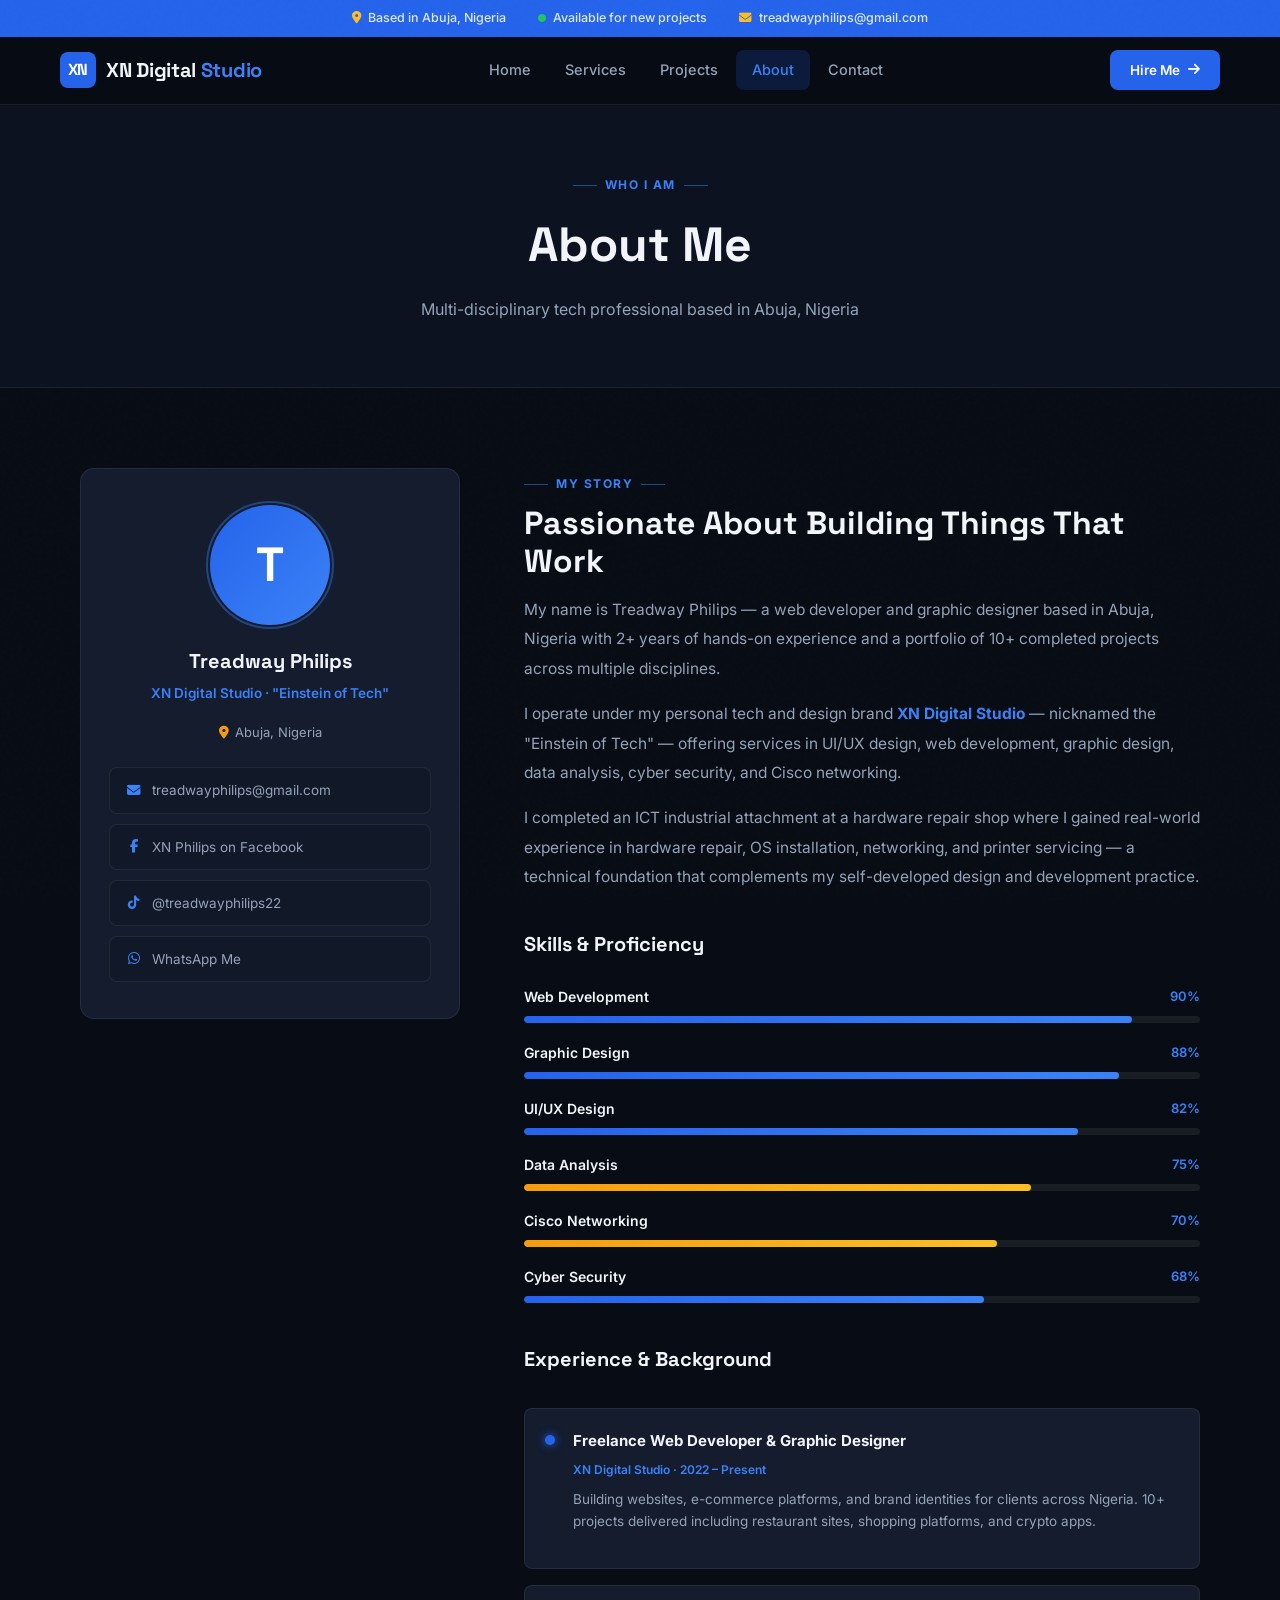
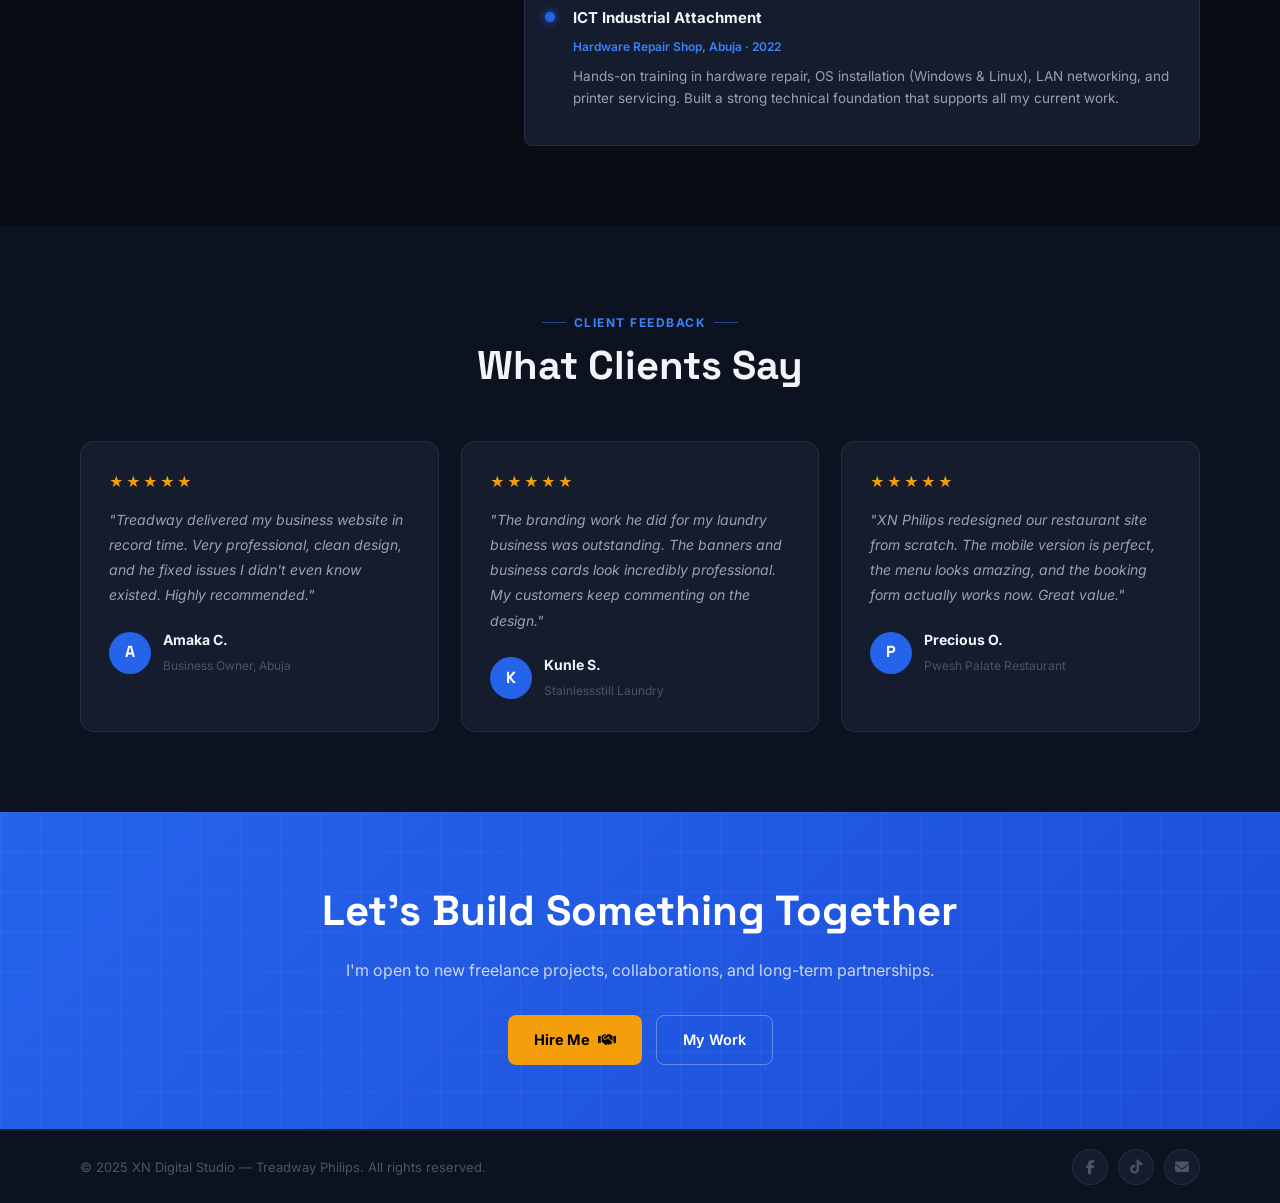
<file: about.html>
<!DOCTYPE html>
<html lang="en">
<head>
  <meta charset="UTF-8" />
  <meta name="viewport" content="width=device-width, initial-scale=1.0" />
  <title>About Me — XN Digital Studio</title>
  <link rel="stylesheet" href="style.css" />
  <link href="https://fonts.googleapis.com/css2?family=Space+Grotesk:wght@400;500;600;700&family=Inter:wght@400;500;600;700;800&display=swap" rel="stylesheet" />
  <link rel="stylesheet" href="https://cdnjs.cloudflare.com/ajax/libs/font-awesome/6.5.0/css/all.min.css" />
</head>
<body>

  <div class="topbar">
    <span><i class="fas fa-map-marker-alt"></i> Based in Abuja, Nigeria</span>
    <span><i class="fas fa-circle" style="font-size:8px;color:#22c55e"></i> Available for new projects</span>
    <span><i class="fas fa-envelope"></i> treadwayphilips@gmail.com</span>
  </div>

  <header class="navbar">
    <a href="index.html" class="logo">
      <div class="logo-mark">XN</div>
      <div>XN Digital <span>Studio</span></div>
    </a>
    <nav class="nav-links" id="navLinks">
      <a href="index.html">Home</a>
      <a href="services.html">Services</a>
      <a href="projects.html">Projects</a>
      <a href="about.html" class="active">About</a>
      <a href="contact.html">Contact</a>
    </nav>
    <div class="nav-actions">
      <a href="contact.html" class="btn-primary" style="font-size:13.5px;padding:9px 20px;">
        Hire Me <i class="fas fa-arrow-right"></i>
      </a>
      <button class="hamburger" id="hamburger" aria-label="Open menu">
        <span></span><span></span><span></span>
      </button>
    </div>
  </header>

  <div class="page-hero">
    <span class="eyebrow">Who I Am</span>
    <h1>About Me</h1>
    <p>Multi-disciplinary tech professional based in Abuja, Nigeria</p>
  </div>

  <section class="section">
    <div class="about-grid">

      <!-- SIDEBAR CARD -->
      <div class="about-card">
        <div class="avatar-ring">T</div>
        <h3>Treadway Philips</h3>
        <p class="role">XN Digital Studio · "Einstein of Tech"</p>
        <div class="location"><i class="fas fa-map-marker-alt"></i> Abuja, Nigeria</div>
        <div class="card-links">
          <a href="mailto:treadwayphilips@gmail.com" class="card-link">
            <i class="fas fa-envelope"></i> treadwayphilips@gmail.com
          </a>
          <a href="#" class="card-link">
            <i class="fab fa-facebook-f"></i> XN Philips on Facebook
          </a>
          <a href="#" class="card-link">
            <i class="fab fa-tiktok"></i> @treadwayphilips22
          </a>
          <a href="#" class="card-link">
            <i class="fab fa-whatsapp"></i> WhatsApp Me
          </a>
        </div>
      </div>

      <!-- MAIN CONTENT -->
      <div class="about-content">
        <span class="eyebrow">My Story</span>
        <h2>Passionate About Building Things That Work</h2>
        <p>My name is Treadway Philips — a web developer and graphic designer based in Abuja, Nigeria with 2+ years of hands-on experience and a portfolio of 10+ completed projects across multiple disciplines.</p>
        <p>I operate under my personal tech and design brand <strong style="color:var(--blue-light)">XN Digital Studio</strong> — nicknamed the "Einstein of Tech" — offering services in UI/UX design, web development, graphic design, data analysis, cyber security, and Cisco networking.</p>
        <p>I completed an ICT industrial attachment at a hardware repair shop where I gained real-world experience in hardware repair, OS installation, networking, and printer servicing — a technical foundation that complements my self-developed design and development practice.</p>

        <!-- SKILLS -->
        <div style="margin-top:36px;">
          <h3 style="font-family:var(--font-display);font-size:20px;color:var(--text);margin-bottom:24px;">Skills & Proficiency</h3>
          <div class="skills-bars">
            <div class="skill-bar-item">
              <div class="skill-bar-header">Web Development <span>90%</span></div>
              <div class="skill-track"><div class="skill-fill" data-width="90%" style="width:90%"></div></div>
            </div>
            <div class="skill-bar-item">
              <div class="skill-bar-header">Graphic Design <span>88%</span></div>
              <div class="skill-track"><div class="skill-fill" data-width="88%" style="width:88%"></div></div>
            </div>
            <div class="skill-bar-item">
              <div class="skill-bar-header">UI/UX Design <span>82%</span></div>
              <div class="skill-track"><div class="skill-fill" data-width="82%" style="width:82%"></div></div>
            </div>
            <div class="skill-bar-item">
              <div class="skill-bar-header">Data Analysis <span>75%</span></div>
              <div class="skill-track"><div class="skill-fill gold" data-width="75%" style="width:75%"></div></div>
            </div>
            <div class="skill-bar-item">
              <div class="skill-bar-header">Cisco Networking <span>70%</span></div>
              <div class="skill-track"><div class="skill-fill gold" data-width="70%" style="width:70%"></div></div>
            </div>
            <div class="skill-bar-item">
              <div class="skill-bar-header">Cyber Security <span>68%</span></div>
              <div class="skill-track"><div class="skill-fill" data-width="68%" style="width:68%"></div></div>
            </div>
          </div>
        </div>

        <!-- EXPERIENCE -->
        <div style="margin-top:40px;">
          <h3 style="font-family:var(--font-display);font-size:20px;color:var(--text);margin-bottom:20px;">Experience & Background</h3>
          <div class="exp-items">
            <div class="exp-item">
              <div class="exp-dot"></div>
              <div>
                <h5>Freelance Web Developer & Graphic Designer</h5>
                <span>XN Digital Studio · 2022 – Present</span>
                <p>Building websites, e-commerce platforms, and brand identities for clients across Nigeria. 10+ projects delivered including restaurant sites, shopping platforms, and crypto apps.</p>
              </div>
            </div>
            <div class="exp-item">
              <div class="exp-dot"></div>
              <div>
                <h5>ICT Industrial Attachment</h5>
                <span>Hardware Repair Shop, Abuja · 2022</span>
                <p>Hands-on training in hardware repair, OS installation (Windows & Linux), LAN networking, and printer servicing. Built a strong technical foundation that supports all my current work.</p>
              </div>
            </div>
          </div>
        </div>
      </div>
    </div>
  </section>

  <!-- TESTIMONIALS -->
  <section class="section bg-dark">
    <div class="section-header">
      <span class="eyebrow">Client Feedback</span>
      <h2>What Clients Say</h2>
    </div>
    <div class="testi-grid">
      <div class="testi-card">
        <div class="testi-stars">★★★★★</div>
        <p class="testi-text">"Treadway delivered my business website in record time. Very professional, clean design, and he fixed issues I didn't even know existed. Highly recommended."</p>
        <div class="testi-author">
          <div class="testi-avatar">A</div>
          <div><h5>Amaka C.</h5><span>Business Owner, Abuja</span></div>
        </div>
      </div>
      <div class="testi-card">
        <div class="testi-stars">★★★★★</div>
        <p class="testi-text">"The branding work he did for my laundry business was outstanding. The banners and business cards look incredibly professional. My customers keep commenting on the design."</p>
        <div class="testi-author">
          <div class="testi-avatar">K</div>
          <div><h5>Kunle S.</h5><span>Stainlessstill Laundry</span></div>
        </div>
      </div>
      <div class="testi-card">
        <div class="testi-stars">★★★★★</div>
        <p class="testi-text">"XN Philips redesigned our restaurant site from scratch. The mobile version is perfect, the menu looks amazing, and the booking form actually works now. Great value."</p>
        <div class="testi-author">
          <div class="testi-avatar">P</div>
          <div><h5>Precious O.</h5><span>Pwesh Palate Restaurant</span></div>
        </div>
      </div>
    </div>
  </section>

  <div class="cta-strip">
    <h2>Let's Build Something Together</h2>
    <p>I'm open to new freelance projects, collaborations, and long-term partnerships.</p>
    <div class="actions">
      <a href="contact.html" class="btn-gold">Hire Me <i class="fas fa-handshake"></i></a>
      <a href="projects.html" class="btn-outline" style="border-color:rgba(255,255,255,0.3);color:#fff;">My Work</a>
    </div>
  </div>

  <footer class="footer">
    <div class="footer-bottom">
      <p>© 2025 XN Digital Studio — Treadway Philips. All rights reserved.</p>
      <div class="social-links">
        <a href="#"><i class="fab fa-facebook-f"></i></a>
        <a href="#"><i class="fab fa-tiktok"></i></a>
        <a href="mailto:treadwayphilips@gmail.com"><i class="fas fa-envelope"></i></a>
      </div>
    </div>
  </footer>

  <script src="app.js"></script>
</body>
</html>
</file>
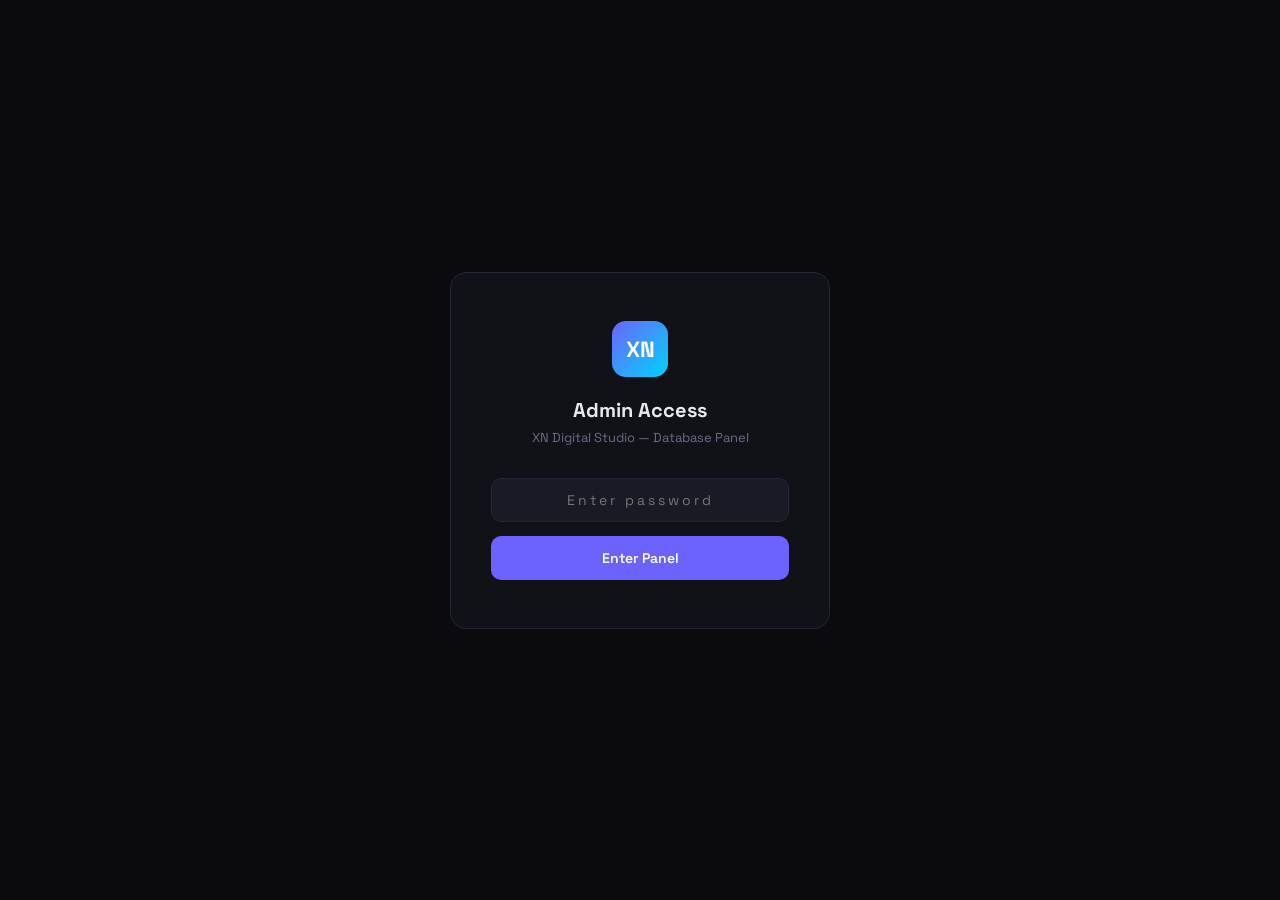
<file: admin.html>
<!DOCTYPE html>
<html lang="en">
<head>
<meta charset="UTF-8">
<meta name="viewport" content="width=device-width, initial-scale=1.0">
<title>Admin — XN Digital Studio</title>
<style>
  @import url('https://fonts.googleapis.com/css2?family=Space+Grotesk:wght@300;400;500;600;700&family=JetBrains+Mono:wght@400;500&display=swap');

  :root {
    --bg: #0a0a0f;
    --surface: #111118;
    --surface2: #1a1a24;
    --border: #252535;
    --accent: #6c63ff;
    --accent2: #00d4ff;
    --accent3: #ff6584;
    --accent4: #43e97b;
    --text: #e8e8f0;
    --muted: #6b6b88;
  }

  * { margin: 0; padding: 0; box-sizing: border-box; }
  body { background: var(--bg); color: var(--text); font-family: 'Space Grotesk', sans-serif; min-height: 100vh; }

  /* ── LOGIN SCREEN ── */
  #login-screen {
    min-height: 100vh;
    display: flex;
    align-items: center;
    justify-content: center;
    padding: 20px;
  }
  .login-box {
    background: var(--surface);
    border: 1px solid var(--border);
    border-radius: 16px;
    padding: 48px 40px;
    width: 100%;
    max-width: 380px;
    text-align: center;
  }
  .login-logo {
    width: 56px; height: 56px;
    background: linear-gradient(135deg, var(--accent), var(--accent2));
    border-radius: 14px;
    display: flex; align-items: center; justify-content: center;
    font-size: 22px; font-weight: 700; color: #fff;
    margin: 0 auto 20px;
  }
  .login-title { font-size: 20px; font-weight: 700; margin-bottom: 6px; }
  .login-sub { font-size: 13px; color: var(--muted); margin-bottom: 32px; }
  .login-field {
    width: 100%;
    background: var(--surface2);
    border: 1px solid var(--border);
    border-radius: 10px;
    padding: 12px 16px;
    color: var(--text);
    font-family: 'Space Grotesk', sans-serif;
    font-size: 14px;
    outline: none;
    margin-bottom: 14px;
    transition: border-color 0.2s;
    text-align: center;
    letter-spacing: 3px;
  }
  .login-field:focus { border-color: var(--accent); }
  .login-btn {
    width: 100%;
    background: var(--accent);
    color: #fff;
    border: none;
    border-radius: 10px;
    padding: 13px;
    font-family: 'Space Grotesk', sans-serif;
    font-size: 14px;
    font-weight: 600;
    cursor: pointer;
    transition: background 0.15s;
  }
  .login-btn:hover { background: #5a52e0; }
  .login-error {
    color: var(--accent3);
    font-size: 13px;
    margin-top: 12px;
    display: none;
  }

  /* ── ADMIN PANEL ── */
  #admin-panel { display: none; }

  /* TOPBAR */
  .topbar {
    background: var(--surface);
    border-bottom: 1px solid var(--border);
    padding: 0 28px;
    height: 58px;
    display: flex;
    align-items: center;
    justify-content: space-between;
    position: sticky; top: 0; z-index: 100;
  }
  .topbar-brand { display: flex; align-items: center; gap: 10px; }
  .topbar-logo {
    width: 32px; height: 32px;
    background: linear-gradient(135deg, var(--accent), var(--accent2));
    border-radius: 8px;
    display: flex; align-items: center; justify-content: center;
    font-size: 13px; font-weight: 700; color: #fff;
  }
  .topbar-name { font-weight: 600; font-size: 15px; }
  .topbar-badge {
    font-family: 'JetBrains Mono', monospace;
    font-size: 11px;
    background: rgba(255,101,132,0.15);
    color: var(--accent3);
    padding: 4px 10px;
    border-radius: 20px;
    border: 1px solid rgba(255,101,132,0.25);
  }
  .topbar-right { display: flex; gap: 10px; align-items: center; }
  .tb-btn {
    background: none;
    border: 1px solid var(--border);
    color: var(--muted);
    font-family: 'Space Grotesk', sans-serif;
    font-size: 12.5px;
    padding: 7px 14px;
    border-radius: 8px;
    cursor: pointer;
    transition: all 0.15s;
    text-decoration: none;
    display: inline-flex; align-items: center; gap: 5px;
  }
  .tb-btn:hover { color: var(--text); border-color: var(--text); }
  .tb-btn.danger:hover { color: var(--accent3); border-color: var(--accent3); }

  /* LAYOUT */
  .shell { display: flex; min-height: calc(100vh - 58px); }

  /* SIDEBAR */
  .sidebar {
    width: 200px;
    background: var(--surface);
    border-right: 1px solid var(--border);
    padding: 20px 12px;
    flex-shrink: 0;
  }
  .sidebar-label {
    font-size: 10px;
    text-transform: uppercase;
    letter-spacing: 1.5px;
    color: var(--muted);
    font-family: 'JetBrains Mono', monospace;
    padding: 0 8px;
    margin-bottom: 6px;
  }
  .sbar-item {
    display: flex; align-items: center; gap: 9px;
    padding: 9px 10px;
    border-radius: 8px;
    cursor: pointer;
    font-size: 13.5px;
    font-weight: 500;
    color: var(--muted);
    transition: all 0.15s;
    margin-bottom: 2px;
  }
  .sbar-item:hover { background: var(--surface2); color: var(--text); }
  .sbar-item.active { background: rgba(108,99,255,0.12); color: var(--accent); }

  /* MAIN */
  .main { flex: 1; padding: 28px; overflow: auto; }

  /* SECTION PANELS */
  .panel { display: none; }
  .panel.active { display: block; }

  /* PANEL HEADER */
  .panel-hdr {
    display: flex; align-items: center; justify-content: space-between;
    margin-bottom: 20px; flex-wrap: wrap; gap: 12px;
  }
  .panel-title { font-size: 18px; font-weight: 600; }
  .add-btn {
    background: var(--accent);
    color: #fff;
    border: none;
    border-radius: 9px;
    padding: 9px 20px;
    font-family: 'Space Grotesk', sans-serif;
    font-size: 13px;
    font-weight: 600;
    cursor: pointer;
    transition: background 0.15s;
    display: flex; align-items: center; gap: 6px;
  }
  .add-btn:hover { background: #5a52e0; }

  /* RECORDS LIST */
  .records { display: flex; flex-direction: column; gap: 10px; }
  .record-row {
    background: var(--surface);
    border: 1px solid var(--border);
    border-radius: 10px;
    padding: 16px 18px;
    display: flex;
    align-items: center;
    gap: 16px;
    flex-wrap: wrap;
  }
  .record-row:hover { border-color: rgba(108,99,255,0.4); }
  .rec-id {
    font-family: 'JetBrains Mono', monospace;
    font-size: 11px;
    color: var(--muted);
    white-space: nowrap;
    min-width: 60px;
  }
  .rec-name { font-size: 14px; font-weight: 600; flex: 1; min-width: 150px; }
  .rec-meta { font-size: 12px; color: var(--muted); flex: 2; min-width: 200px; }
  .rec-actions { display: flex; gap: 8px; margin-left: auto; flex-shrink: 0; }
  .rec-btn {
    background: none;
    border: 1px solid var(--border);
    color: var(--muted);
    font-size: 12px;
    padding: 6px 13px;
    border-radius: 7px;
    cursor: pointer;
    font-family: 'Space Grotesk', sans-serif;
    transition: all 0.15s;
  }
  .rec-btn:hover { border-color: var(--accent); color: var(--accent); }
  .rec-btn.del:hover { border-color: var(--accent3); color: var(--accent3); }

  /* MODAL */
  .modal-overlay {
    display: none;
    position: fixed; inset: 0;
    background: rgba(0,0,0,0.7);
    z-index: 200;
    align-items: center;
    justify-content: center;
    padding: 20px;
  }
  .modal-overlay.open { display: flex; }
  .modal {
    background: var(--surface);
    border: 1px solid var(--border);
    border-radius: 16px;
    padding: 32px;
    width: 100%;
    max-width: 540px;
    max-height: 90vh;
    overflow-y: auto;
  }
  .modal h3 { font-size: 18px; font-weight: 600; margin-bottom: 24px; }
  .field-group { margin-bottom: 16px; }
  .field-label {
    display: block;
    font-size: 12px;
    font-weight: 600;
    color: var(--muted);
    text-transform: uppercase;
    letter-spacing: 0.8px;
    margin-bottom: 7px;
    font-family: 'JetBrains Mono', monospace;
  }
  .field-input, .field-select, .field-textarea {
    width: 100%;
    background: var(--surface2);
    border: 1px solid var(--border);
    border-radius: 9px;
    padding: 10px 14px;
    color: var(--text);
    font-family: 'Space Grotesk', sans-serif;
    font-size: 13.5px;
    outline: none;
    transition: border-color 0.2s;
  }
  .field-input:focus, .field-select:focus, .field-textarea:focus { border-color: var(--accent); }
  .field-textarea { resize: vertical; min-height: 80px; }
  .field-select option { background: var(--surface2); }
  .modal-actions { display: flex; gap: 10px; margin-top: 24px; justify-content: flex-end; }
  .modal-save {
    background: var(--accent);
    color: #fff;
    border: none;
    border-radius: 9px;
    padding: 10px 24px;
    font-family: 'Space Grotesk', sans-serif;
    font-size: 13.5px;
    font-weight: 600;
    cursor: pointer;
    transition: background 0.15s;
  }
  .modal-save:hover { background: #5a52e0; }
  .modal-cancel {
    background: none;
    border: 1px solid var(--border);
    color: var(--muted);
    border-radius: 9px;
    padding: 10px 20px;
    font-family: 'Space Grotesk', sans-serif;
    font-size: 13.5px;
    cursor: pointer;
    transition: all 0.15s;
  }
  .modal-cancel:hover { color: var(--text); border-color: var(--text); }

  /* TOAST */
  #toast {
    position: fixed;
    bottom: 28px; right: 28px;
    background: var(--surface);
    border: 1px solid var(--accent4);
    color: var(--accent4);
    font-size: 13.5px;
    font-weight: 500;
    padding: 12px 20px;
    border-radius: 10px;
    opacity: 0;
    transform: translateY(10px);
    transition: all 0.25s;
    z-index: 300;
    pointer-events: none;
  }
  #toast.show { opacity: 1; transform: translateY(0); }

  /* STATS */
  .admin-stats {
    display: grid;
    grid-template-columns: repeat(auto-fit, minmax(160px, 1fr));
    gap: 14px;
    margin-bottom: 28px;
  }
  .admin-stat {
    background: var(--surface);
    border: 1px solid var(--border);
    border-radius: 10px;
    padding: 18px;
  }
  .admin-stat-num {
    font-size: 28px;
    font-weight: 700;
    font-family: 'JetBrains Mono', monospace;
    background: linear-gradient(90deg, var(--accent), var(--accent2));
    -webkit-background-clip: text;
    -webkit-text-fill-color: transparent;
    background-clip: text;
  }
  .admin-stat-lbl { font-size: 12px; color: var(--muted); margin-top: 3px; }

  @media (max-width: 640px) {
    .sidebar { display: none; }
    .main { padding: 16px; }
    .modal { padding: 24px 18px; }
    .login-box { padding: 36px 24px; }
  }
</style>
</head>
<body>

<!-- LOGIN -->
<div id="login-screen">
  <div class="login-box">
    <div class="login-logo">XN</div>
    <div class="login-title">Admin Access</div>
    <div class="login-sub">XN Digital Studio — Database Panel</div>
    <input class="login-field" type="password" id="pw-input" placeholder="Enter password" onkeydown="if(event.key==='Enter')doLogin()" />
    <button class="login-btn" onclick="doLogin()">Enter Panel</button>
    <div class="login-error" id="login-err">Incorrect password. Try again.</div>
  </div>
</div>

<!-- ADMIN PANEL -->
<div id="admin-panel">

  <!-- TOPBAR -->
  <div class="topbar">
    <div class="topbar-brand">
      <div class="topbar-logo">XN</div>
      <span class="topbar-name">XN Digital Studio</span>
      <span class="topbar-badge">ADMIN</span>
    </div>
    <div class="topbar-right">
      <a class="tb-btn" href="database.html" target="_blank">↗ View Public Page</a>
      <button class="tb-btn danger" onclick="doLogout()">Log Out</button>
    </div>
  </div>

  <div class="shell">
    <!-- SIDEBAR -->
    <div class="sidebar">
      <div class="sidebar-label" style="margin-bottom:10px">Sections</div>
      <div class="sbar-item active" onclick="showPanel('overview', this)">📊 Overview</div>
      <div class="sbar-item" onclick="showPanel('projects', this)">📁 Projects</div>
      <div class="sbar-item" onclick="showPanel('services', this)">⚙️ Services</div>
      <div class="sbar-item" onclick="showPanel('skills', this)">🛠️ Skills</div>
    </div>

    <!-- MAIN -->
    <div class="main">

      <!-- OVERVIEW -->
      <div class="panel active" id="panel-overview">
        <div class="panel-hdr"><div class="panel-title">Overview</div></div>
        <div class="admin-stats" id="overview-stats"></div>
        <p style="color:var(--muted);font-size:13.5px;line-height:1.7">
          Welcome back, Treadway. Use the sidebar to manage your Projects, Services, and Skills.<br>
          All changes save instantly to your browser and appear live on the public <a href="database.html" style="color:var(--accent2)">database.html</a> page.
        </p>
      </div>

      <!-- PROJECTS -->
      <div class="panel" id="panel-projects">
        <div class="panel-hdr">
          <div class="panel-title">Projects <span id="proj-badge" style="font-size:13px;color:var(--muted);font-weight:400"></span></div>
          <button class="add-btn" onclick="openModal('project')">+ Add Project</button>
        </div>
        <div class="records" id="proj-records"></div>
      </div>

      <!-- SERVICES -->
      <div class="panel" id="panel-services">
        <div class="panel-hdr">
          <div class="panel-title">Services <span id="svc-badge" style="font-size:13px;color:var(--muted);font-weight:400"></span></div>
          <button class="add-btn" onclick="openModal('service')">+ Add Service</button>
        </div>
        <div class="records" id="svc-records"></div>
      </div>

      <!-- SKILLS -->
      <div class="panel" id="panel-skills">
        <div class="panel-hdr">
          <div class="panel-title">Skills <span id="skill-badge" style="font-size:13px;color:var(--muted);font-weight:400"></span></div>
          <button class="add-btn" onclick="openModal('skill')">+ Add Skill</button>
        </div>
        <div class="records" id="skill-records"></div>
      </div>

    </div><!-- /main -->
  </div><!-- /shell -->
</div><!-- /admin-panel -->

<!-- MODAL -->
<div class="modal-overlay" id="modal-overlay" onclick="if(event.target===this)closeModal()">
  <div class="modal">
    <h3 id="modal-title">Add Record</h3>
    <div id="modal-body"></div>
    <div class="modal-actions">
      <button class="modal-cancel" onclick="closeModal()">Cancel</button>
      <button class="modal-save" onclick="saveRecord()">Save</button>
    </div>
  </div>
</div>

<!-- TOAST -->
<div id="toast">✓ Saved</div>

<script>
// ── PASSWORD ── Change this to your own password ──
const ADMIN_PASSWORD = 'xnstudio2025';

// ── DEFAULT DATA ──
const DEFAULT_PROJECTS = [
  { id:'PRJ-001', name:'PhilipsBlock Finance', category:'Web', type:'Web App', desc:'Crypto finance SPA with live CoinGecko API prices, interactive games, price ticker, and a JavaScript router — single HTML file on GitHub Pages.', tags:'HTML,CSS,JavaScript,CoinGecko API', link:'https://treadwayphilips.github.io/' },
  { id:'PRJ-002', name:'Pwesh Palate', category:'Web', type:'Restaurant Site', desc:'Multi-page Nigerian restaurant website with food menu, category filters, online ordering/booking form, and full mobile responsiveness.', tags:'HTML,CSS,JavaScript', link:'https://treadwayphilips.github.io/pweshpalate/' },
  { id:'PRJ-003', name:'Trebach Shopping Store', category:'Web', type:'E-Commerce', desc:'Online store with Add to Cart, quantity controls, price filters, sort options, and a checkout flow.', tags:'HTML,CSS,JavaScript,E-Commerce', link:'https://treadwayphilips.github.io/Trebach---Shopping-Web/' },
  { id:'PRJ-004', name:'Stainlessstill Laundry & Cleaning', category:'Brand', type:'Brand Design', desc:'Full branding package — business cards, storefront banners, and logo with pixel-level placement for a local laundry business in Abuja.', tags:'Graphic Design,Branding,Print', link:'' },
  { id:'PRJ-005', name:'Joy Stitches Fashion Brand', category:'Brand', type:'Brand Design', desc:'Promotional banners in wine/burgundy and navy/gold variants for an Abuja fashion brand. Includes PDF flyer conversion for print.', tags:'Graphic Design,Fashion,Banner', link:'' },
  { id:'PRJ-006', name:"Paul's Kraft Furniture", category:'Brand', type:'Brand Design', desc:'Multi-variant promotional banners for a furniture brand, modelled after a precise reference layout.', tags:'Graphic Design,Promotional', link:'' },
  { id:'PRJ-007', name:'Presh Essentials', category:'Brand', type:'Brand Identity', desc:'Complete brand identity for a nightwear & deodorant company — logos, brand cards, and promotional banners across multiple colour variants.', tags:'Logo Design,Branding,Multi-variant', link:'' },
  { id:'PRJ-008', name:'JOBITECH Instructor ID Card', category:'Print', type:'Print Design', desc:'Print-ready instructor ID card for JOBITECH Institute of Technology Kubwa, Abuja — professional print standards, exported as JPG.', tags:'Print Design,ID Card', link:'' },
  { id:'PRJ-009', name:'XN Digital Studio Brand', category:'Personal', type:'Personal Brand', desc:'Personal tech brand — futuristic banners in Cyber Blue, Neon Purple & Gold Tech variants, portfolio intro cards, and brand auth assets.', tags:'Personal,Branding,Multi-variant', link:'about.html' },
];

const DEFAULT_SERVICES = [
  { id:'SVC-001', name:'Web Development', icon:'💻', desc:'Custom websites built from scratch — fast, responsive, and ready to deploy on any platform.', includes:'HTML, CSS & JavaScript\nMobile-first & responsive\nGitHub Pages / Netlify deploy\nPortfolio, business & e-commerce', price:'$315', unit:'per website' },
  { id:'SVC-002', name:'UI/UX Design', icon:'🎨', desc:'User-centred interface design that looks great and converts visitors into customers.', includes:'Wireframes & prototypes\nModern, clean layouts\nDesign systems & style guides', price:'$120', unit:'per project' },
  { id:'SVC-003', name:'Graphic Design', icon:'✏️', desc:'Logos, banners, business cards, and brand identities that make your business unforgettable.', includes:'Logo & brand identity\nSocial media graphics\nFlyers, banners & print', price:'$15', unit:'per design' },
  { id:'SVC-004', name:'Data Analysis', icon:'📊', desc:'Data-driven insights and visual reports for business decision-making.', includes:'Data cleaning & processing\nCharts & dashboards\nInsight reports', price:'Contact', unit:'for quote' },
  { id:'SVC-005', name:'Cisco Networking', icon:'🌐', desc:'Network setup, configuration, and maintenance for small businesses.', includes:'Network design & setup\nHardware configuration\nPrinter & device servicing', price:'Contact', unit:'for quote' },
];

const DEFAULT_SKILLS = [
  { name:'HTML5', category:'Web Dev', level:'Expert', pct:95, color:'#6c63ff' },
  { name:'CSS3', category:'Web Dev', level:'Expert', pct:92, color:'#6c63ff' },
  { name:'JavaScript', category:'Web Dev', level:'Advanced', pct:85, color:'#6c63ff' },
  { name:'REST APIs', category:'Web Dev', level:'Proficient', pct:75, color:'#00d4ff' },
  { name:'GitHub Pages', category:'Deployment', level:'Expert', pct:90, color:'#00d4ff' },
  { name:'Responsive Design', category:'UI/UX', level:'Expert', pct:90, color:'#6c63ff' },
  { name:'UI/UX Design', category:'UI/UX', level:'Advanced', pct:82, color:'#00d4ff' },
  { name:'Logo Design', category:'Graphic', level:'Advanced', pct:88, color:'#ff6584' },
  { name:'Brand Identity', category:'Graphic', level:'Advanced', pct:86, color:'#ff6584' },
  { name:'Print Design', category:'Graphic', level:'Proficient', pct:80, color:'#ff6584' },
  { name:'Hardware Repair', category:'ICT', level:'Proficient', pct:70, color:'#ffc832' },
  { name:'Cisco Networking', category:'ICT', level:'Working', pct:65, color:'#ffc832' },
];

// ── STORAGE HELPERS ──
function load(key, fallback) {
  try { const r = localStorage.getItem('xndb_' + key); return r ? JSON.parse(r) : fallback; }
  catch(e) { return fallback; }
}
function save(key, data) {
  localStorage.setItem('xndb_' + key, JSON.stringify(data));
}

// ── LOGIN ──
function doLogin() {
  const pw = document.getElementById('pw-input').value;
  if (pw === ADMIN_PASSWORD) {
    document.getElementById('login-screen').style.display = 'none';
    document.getElementById('admin-panel').style.display = 'block';
    initAdmin();
  } else {
    document.getElementById('login-err').style.display = 'block';
    document.getElementById('pw-input').value = '';
    document.getElementById('pw-input').focus();
  }
}
function doLogout() {
  document.getElementById('login-screen').style.display = 'flex';
  document.getElementById('admin-panel').style.display = 'none';
  document.getElementById('pw-input').value = '';
  document.getElementById('login-err').style.display = 'none';
}

// ── PANELS ──
function showPanel(name, el) {
  document.querySelectorAll('.panel').forEach(p => p.classList.remove('active'));
  document.querySelectorAll('.sbar-item').forEach(s => s.classList.remove('active'));
  document.getElementById('panel-' + name).classList.add('active');
  el.classList.add('active');
}

// ── TOAST ──
function toast(msg) {
  const t = document.getElementById('toast');
  t.textContent = '✓ ' + msg;
  t.classList.add('show');
  setTimeout(() => t.classList.remove('show'), 2200);
}

// ── GENERATE ID ──
function nextId(prefix, arr) {
  const nums = arr.map(r => parseInt((r.id || '0').replace(/\D/g, '')) || 0);
  const max = nums.length ? Math.max(...nums) : 0;
  return prefix + '-' + String(max + 1).padStart(3, '0');
}

// ── RENDER PROJECTS ──
function renderProjects() {
  const projs = load('projects', DEFAULT_PROJECTS);
  document.getElementById('proj-badge').textContent = '— ' + projs.length + ' records';
  document.getElementById('proj-records').innerHTML = projs.length ? projs.map((p, i) => `
    <div class="record-row">
      <span class="rec-id">${p.id}</span>
      <span class="rec-name">${p.name}</span>
      <span class="rec-meta">${p.category} · ${p.type} · ${(p.tags||'').split(',').slice(0,3).join(', ')}</span>
      <div class="rec-actions">
        <button class="rec-btn" onclick="editProject(${i})">Edit</button>
        <button class="rec-btn del" onclick="deleteProject(${i})">Delete</button>
      </div>
    </div>
  `).join('') : '<div style="color:var(--muted);font-size:14px;padding:20px">No projects yet. Click + Add Project.</div>';
}

function deleteProject(i) {
  if (!confirm('Delete this project?')) return;
  const projs = load('projects', DEFAULT_PROJECTS);
  projs.splice(i, 1);
  save('projects', projs);
  renderProjects();
  updateOverview();
  toast('Project deleted');
}

// ── RENDER SERVICES ──
function renderServices() {
  const svcs = load('services', DEFAULT_SERVICES);
  document.getElementById('svc-badge').textContent = '— ' + svcs.length + ' records';
  document.getElementById('svc-records').innerHTML = svcs.length ? svcs.map((s, i) => `
    <div class="record-row">
      <span class="rec-id">${s.id}</span>
      <span class="rec-name">${s.icon || ''} ${s.name}</span>
      <span class="rec-meta">${s.price} ${s.unit} · ${s.desc.substring(0,70)}...</span>
      <div class="rec-actions">
        <button class="rec-btn" onclick="editService(${i})">Edit</button>
        <button class="rec-btn del" onclick="deleteService(${i})">Delete</button>
      </div>
    </div>
  `).join('') : '<div style="color:var(--muted);font-size:14px;padding:20px">No services yet.</div>';
}

function deleteService(i) {
  if (!confirm('Delete this service?')) return;
  const svcs = load('services', DEFAULT_SERVICES);
  svcs.splice(i, 1);
  save('services', svcs);
  renderServices();
  updateOverview();
  toast('Service deleted');
}

// ── RENDER SKILLS ──
function renderSkills() {
  const skills = load('skills', DEFAULT_SKILLS);
  document.getElementById('skill-badge').textContent = '— ' + skills.length + ' records';
  document.getElementById('skill-records').innerHTML = skills.length ? skills.map((s, i) => `
    <div class="record-row">
      <span class="rec-name">${s.name}</span>
      <span class="rec-meta">${s.category} · ${s.level} · ${s.pct}%</span>
      <div class="rec-actions">
        <button class="rec-btn" onclick="editSkill(${i})">Edit</button>
        <button class="rec-btn del" onclick="deleteSkill(${i})">Delete</button>
      </div>
    </div>
  `).join('') : '<div style="color:var(--muted);font-size:14px;padding:20px">No skills yet.</div>';
}

function deleteSkill(i) {
  if (!confirm('Delete this skill?')) return;
  const skills = load('skills', DEFAULT_SKILLS);
  skills.splice(i, 1);
  save('skills', skills);
  renderSkills();
  updateOverview();
  toast('Skill deleted');
}

// ── OVERVIEW ──
function updateOverview() {
  const p = load('projects', DEFAULT_PROJECTS).length;
  const s = load('services', DEFAULT_SERVICES).length;
  const k = load('skills', DEFAULT_SKILLS).length;
  document.getElementById('overview-stats').innerHTML = `
    <div class="admin-stat"><div class="admin-stat-num">${p}</div><div class="admin-stat-lbl">Projects</div></div>
    <div class="admin-stat"><div class="admin-stat-num">${s}</div><div class="admin-stat-lbl">Services</div></div>
    <div class="admin-stat"><div class="admin-stat-num">${k}</div><div class="admin-stat-lbl">Skills</div></div>
  `;
}

// ── MODAL STATE ──
let modalMode = null; // 'project' | 'service' | 'skill'
let editIndex = null;

function openModal(type, prefill, index) {
  modalMode = type;
  editIndex = index !== undefined ? index : null;
  const isEdit = editIndex !== null;
  document.getElementById('modal-title').textContent = (isEdit ? 'Edit' : 'Add') + ' ' + type.charAt(0).toUpperCase() + type.slice(1);
  document.getElementById('modal-body').innerHTML = buildForm(type, prefill);
  document.getElementById('modal-overlay').classList.add('open');
}

function closeModal() {
  document.getElementById('modal-overlay').classList.remove('open');
  modalMode = null; editIndex = null;
}

function buildForm(type, d) {
  d = d || {};
  if (type === 'project') return `
    <div class="field-group"><label class="field-label">Project Name</label><input class="field-input" id="f-name" value="${d.name||''}" placeholder="e.g. My Portfolio Site" /></div>
    <div class="field-group"><label class="field-label">Category</label>
      <select class="field-select" id="f-cat">
        ${['Web','Brand','Print','Personal'].map(c => `<option value="${c}" ${d.category===c?'selected':''}>${c}</option>`).join('')}
      </select>
    </div>
    <div class="field-group"><label class="field-label">Type / Label</label><input class="field-input" id="f-type" value="${d.type||''}" placeholder="e.g. Web App, Brand Design" /></div>
    <div class="field-group"><label class="field-label">Description</label><textarea class="field-textarea" id="f-desc" placeholder="Short description of the project...">${d.desc||''}</textarea></div>
    <div class="field-group"><label class="field-label">Tech / Tools (comma-separated)</label><input class="field-input" id="f-tags" value="${d.tags||''}" placeholder="HTML, CSS, JavaScript" /></div>
    <div class="field-group"><label class="field-label">Live Link (optional)</label><input class="field-input" id="f-link" value="${d.link||''}" placeholder="https://..." /></div>
  `;
  if (type === 'service') return `
    <div class="field-group"><label class="field-label">Service Name</label><input class="field-input" id="f-name" value="${d.name||''}" placeholder="e.g. Web Development" /></div>
    <div class="field-group"><label class="field-label">Icon (emoji)</label><input class="field-input" id="f-icon" value="${d.icon||''}" placeholder="💻" style="font-size:20px;width:80px" /></div>
    <div class="field-group"><label class="field-label">Description</label><textarea class="field-textarea" id="f-desc" placeholder="What does this service cover?">${d.desc||''}</textarea></div>
    <div class="field-group"><label class="field-label">What's Included (one per line)</label><textarea class="field-textarea" id="f-includes" placeholder="HTML, CSS & JavaScript&#10;Mobile-first responsive&#10;GitHub Pages deploy">${d.includes||''}</textarea></div>
    <div class="field-group"><label class="field-label">Price</label><input class="field-input" id="f-price" value="${d.price||''}" placeholder="$315 or Contact" /></div>
    <div class="field-group"><label class="field-label">Unit</label><input class="field-input" id="f-unit" value="${d.unit||''}" placeholder="per website" /></div>
  `;
  if (type === 'skill') return `
    <div class="field-group"><label class="field-label">Skill Name</label><input class="field-input" id="f-name" value="${d.name||''}" placeholder="e.g. JavaScript" /></div>
    <div class="field-group"><label class="field-label">Category</label><input class="field-input" id="f-cat" value="${d.category||''}" placeholder="Web Dev, Graphic, ICT..." /></div>
    <div class="field-group"><label class="field-label">Level</label>
      <select class="field-select" id="f-level">
        ${['Expert','Advanced','Proficient','Working'].map(l => `<option value="${l}" ${d.level===l?'selected':''}>${l}</option>`).join('')}
      </select>
    </div>
    <div class="field-group"><label class="field-label">Proficiency % (1–100)</label><input class="field-input" id="f-pct" type="number" min="1" max="100" value="${d.pct||75}" /></div>
    <div class="field-group"><label class="field-label">Bar Color (hex)</label><input class="field-input" id="f-color" value="${d.color||'#6c63ff'}" placeholder="#6c63ff" /></div>
  `;
}

function saveRecord() {
  if (modalMode === 'project') {
    const projs = load('projects', DEFAULT_PROJECTS);
    const entry = {
      id: editIndex !== null ? projs[editIndex].id : nextId('PRJ', projs),
      name: document.getElementById('f-name').value.trim(),
      category: document.getElementById('f-cat').value,
      type: document.getElementById('f-type').value.trim(),
      desc: document.getElementById('f-desc').value.trim(),
      tags: document.getElementById('f-tags').value.trim(),
      link: document.getElementById('f-link').value.trim(),
    };
    if (!entry.name) { alert('Project name is required.'); return; }
    if (editIndex !== null) projs[editIndex] = entry; else projs.push(entry);
    save('projects', projs);
    renderProjects();
    toast(editIndex !== null ? 'Project updated' : 'Project added');
  }

  if (modalMode === 'service') {
    const svcs = load('services', DEFAULT_SERVICES);
    const entry = {
      id: editIndex !== null ? svcs[editIndex].id : nextId('SVC', svcs),
      name: document.getElementById('f-name').value.trim(),
      icon: document.getElementById('f-icon').value.trim(),
      desc: document.getElementById('f-desc').value.trim(),
      includes: document.getElementById('f-includes').value.trim(),
      price: document.getElementById('f-price').value.trim(),
      unit: document.getElementById('f-unit').value.trim(),
    };
    if (!entry.name) { alert('Service name is required.'); return; }
    if (editIndex !== null) svcs[editIndex] = entry; else svcs.push(entry);
    save('services', svcs);
    renderServices();
    toast(editIndex !== null ? 'Service updated' : 'Service added');
  }

  if (modalMode === 'skill') {
    const skills = load('skills', DEFAULT_SKILLS);
    const entry = {
      name: document.getElementById('f-name').value.trim(),
      category: document.getElementById('f-cat').value.trim(),
      level: document.getElementById('f-level').value,
      pct: parseInt(document.getElementById('f-pct').value) || 75,
      color: document.getElementById('f-color').value.trim() || '#6c63ff',
    };
    if (!entry.name) { alert('Skill name is required.'); return; }
    if (editIndex !== null) skills[editIndex] = entry; else skills.push(entry);
    save('skills', skills);
    renderSkills();
    toast(editIndex !== null ? 'Skill updated' : 'Skill added');
  }

  updateOverview();
  closeModal();
}

// ── EDIT HELPERS ──
function editProject(i) {
  const p = load('projects', DEFAULT_PROJECTS)[i];
  openModal('project', p, i);
}
function editService(i) {
  const s = load('services', DEFAULT_SERVICES)[i];
  openModal('service', s, i);
}
function editSkill(i) {
  const s = load('skills', DEFAULT_SKILLS)[i];
  openModal('skill', s, i);
}

// ── INIT ──
function initAdmin() {
  updateOverview();
  renderProjects();
  renderServices();
  renderSkills();
}
</script>
</body>
</html>
</file>
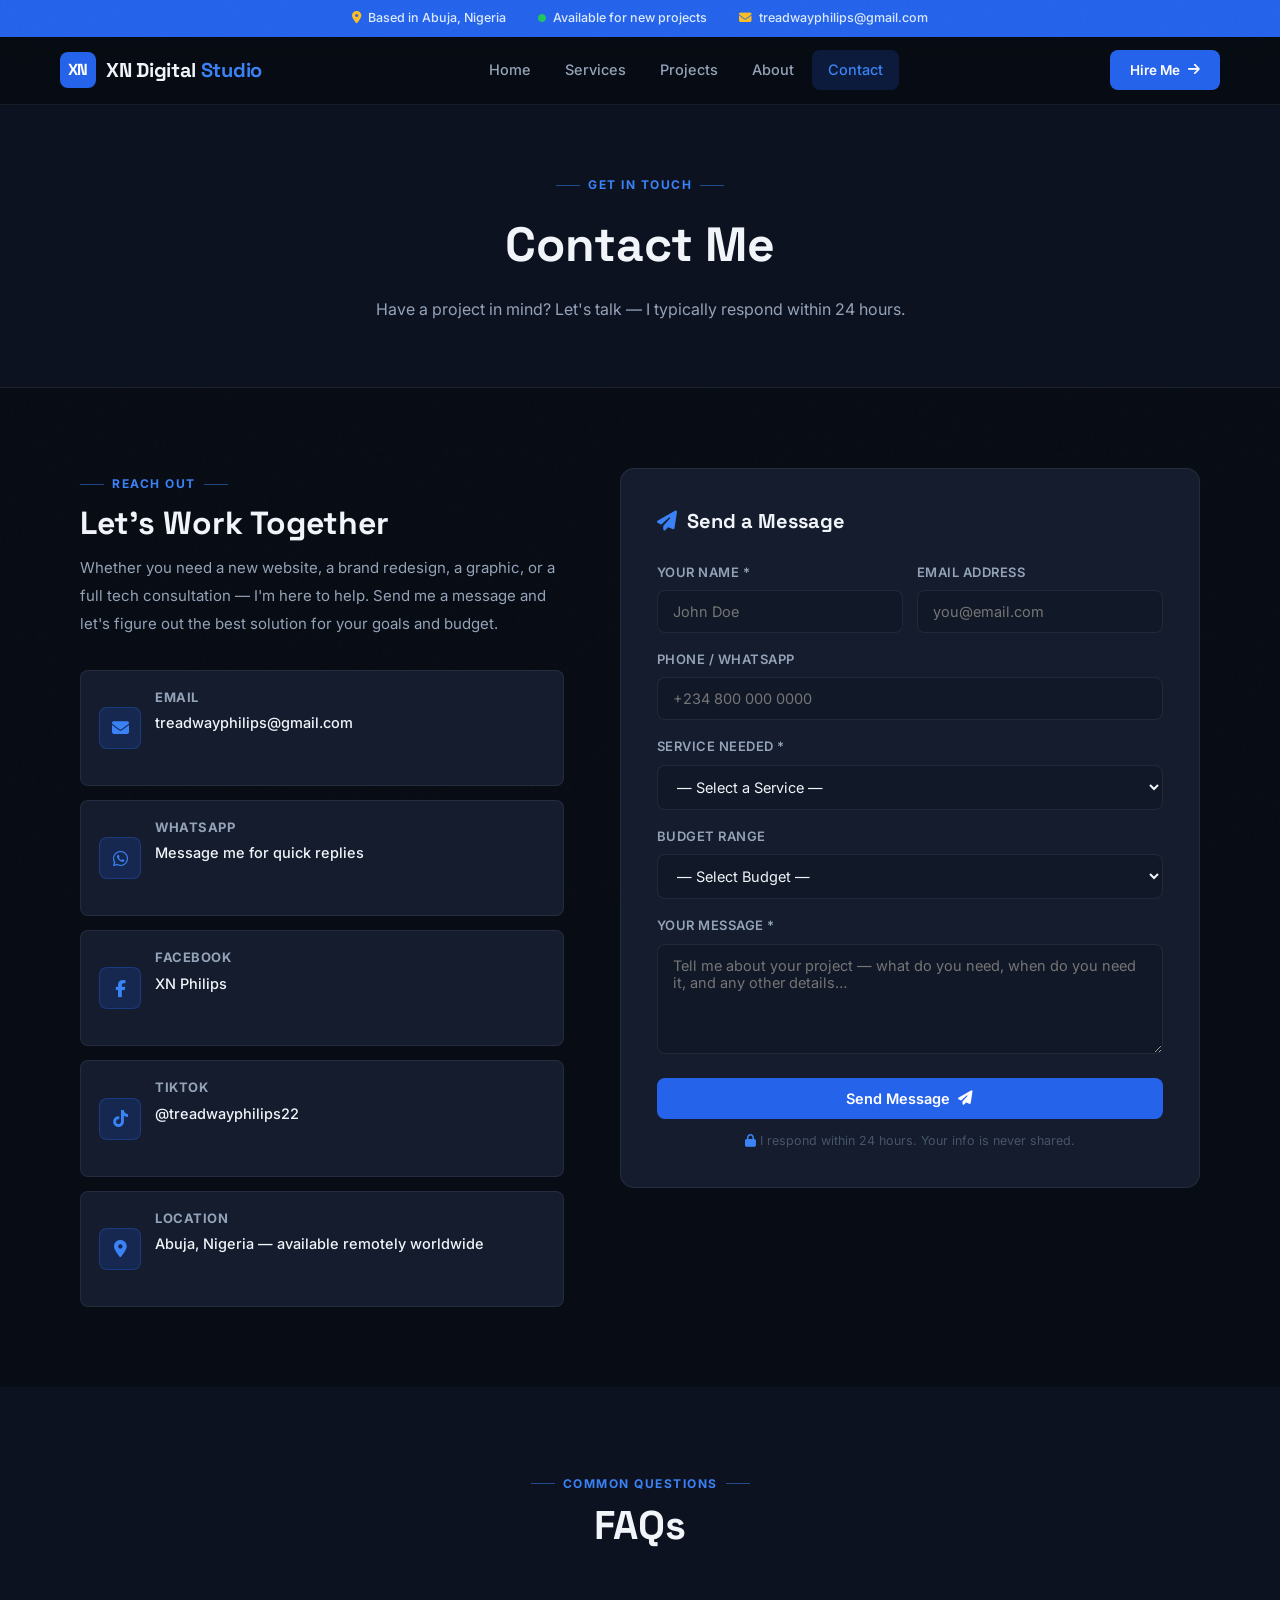
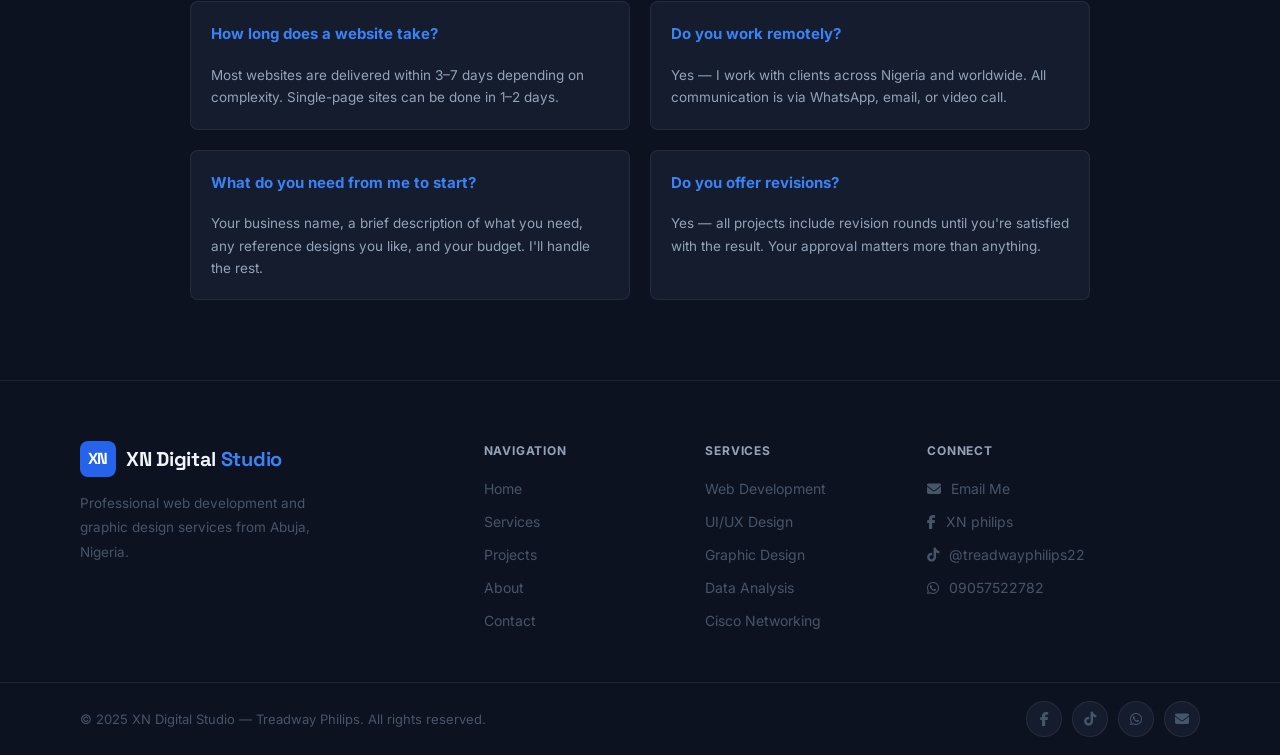
<file: contact.html>
<!DOCTYPE html>
<html lang="en">
<head>
  <meta charset="UTF-8" />
  <meta name="viewport" content="width=device-width, initial-scale=1.0" />
  <title>Contact — XN Digital Studio</title>
  <link rel="stylesheet" href="style.css" />
  <link href="https://fonts.googleapis.com/css2?family=Space+Grotesk:wght@400;500;600;700&family=Inter:wght@400;500;600;700;800&display=swap" rel="stylesheet" />
  <link rel="stylesheet" href="https://cdnjs.cloudflare.com/ajax/libs/font-awesome/6.5.0/css/all.min.css" />
</head>
<body>

  <div class="topbar">
    <span><i class="fas fa-map-marker-alt"></i> Based in Abuja, Nigeria</span>
    <span><i class="fas fa-circle" style="font-size:8px;color:#22c55e"></i> Available for new projects</span>
    <span><i class="fas fa-envelope"></i> treadwayphilips@gmail.com</span>
  </div>

  <header class="navbar">
    <a href="index.html" class="logo">
      <div class="logo-mark">XN</div>
      <div>XN Digital <span>Studio</span></div>
    </a>
    <nav class="nav-links" id="navLinks">
      <a href="index.html">Home</a>
      <a href="services.html">Services</a>
      <a href="projects.html">Projects</a>
      <a href="about.html">About</a>
      <a href="contact.html" class="active">Contact</a>
    </nav>
    <div class="nav-actions">
      <a href="contact.html" class="btn-primary" style="font-size:13.5px;padding:9px 20px;">
        Hire Me <i class="fas fa-arrow-right"></i>
      </a>
      <button class="hamburger" id="hamburger" aria-label="Open menu">
        <span></span><span></span><span></span>
      </button>
    </div>
  </header>

  <div class="page-hero">
    <span class="eyebrow">Get in Touch</span>
    <h1>Contact Me</h1>
    <p>Have a project in mind? Let's talk — I typically respond within 24 hours.</p>
  </div>

  <section class="section">
    <div class="contact-grid">

      <!-- LEFT -->
      <div class="contact-left">
        <span class="eyebrow">Reach Out</span>
        <h2>Let's Work Together</h2>
        <p>Whether you need a new website, a brand redesign, a graphic, or a full tech consultation — I'm here to help. Send me a message and let's figure out the best solution for your goals and budget.</p>

        <div class="contact-methods">
          <div class="contact-method">
            <div class="contact-method-icon"><i class="fas fa-envelope"></i></div>
            <div>
              <h5>Email</h5>
              <p>treadwayphilips@gmail.com</p>
            </div>
          </div>
          <div class="contact-method">
            <div class="contact-method-icon"><i class="fab fa-whatsapp"></i></div>
            <div>
              <h5>WhatsApp</h5>
              <p>Message me for quick replies</p>
            </div>
          </div>
          <div class="contact-method">
            <div class="contact-method-icon"><i class="fab fa-facebook-f"></i></div>
            <div>
              <h5>Facebook</h5>
              <p>XN Philips</p>
            </div>
          </div>
          <div class="contact-method">
            <div class="contact-method-icon"><i class="fab fa-tiktok"></i></div>
            <div>
              <h5>TikTok</h5>
              <p>@treadwayphilips22</p>
            </div>
          </div>
          <div class="contact-method">
            <div class="contact-method-icon"><i class="fas fa-map-marker-alt"></i></div>
            <div>
              <h5>Location</h5>
              <p>Abuja, Nigeria — available remotely worldwide</p>
            </div>
          </div>
        </div>
      </div>

      <!-- RIGHT FORM -->
      <div class="contact-form-box">
        <h3><i class="fas fa-paper-plane" style="color:var(--blue-light);margin-right:10px"></i>Send a Message</h3>
        <form id="contactForm" novalidate>
          <div class="form-row">
            <div class="form-group">
              <label>Your Name *</label>
              <input type="text" name="name" placeholder="John Doe" required />
            </div>
            <div class="form-group">
              <label>Email Address</label>
              <input type="email" name="email" placeholder="you@email.com" />
            </div>
          </div>
          <div class="form-group">
            <label>Phone / WhatsApp</label>
            <input type="tel" name="phone" placeholder="+234 800 000 0000" />
          </div>
          <div class="form-group">
            <label>Service Needed *</label>
            <select name="service" required>
              <option value="">— Select a Service —</option>
              <option>Web Development — $315</option>
              <option>UI/UX Design — $120</option>
              <option>Graphic Design — $15</option>
              <option>Data Analysis — $55</option>
              <option>Cyber Security Analysis — $120</option>
              <option>Cisco Networking Setup — $265</option>
              <option>Multiple Services / Not Sure</option>
            </select>
          </div>
          <div class="form-group">
            <label>Budget Range</label>
            <select name="budget">
              <option value="">— Select Budget —</option>
              <option>Under $50</option>
              <option>$50 – $150</option>
              <option>$150 – $350</option>
              <option>$350+</option>
            </select>
          </div>
          <div class="form-group">
            <label>Your Message *</label>
            <textarea name="message" placeholder="Tell me about your project — what do you need, when do you need it, and any other details…" required></textarea>
          </div>
          <button type="submit" class="btn-primary full-width">
            Send Message <i class="fas fa-paper-plane"></i>
          </button>
          <p style="text-align:center;font-size:12.5px;color:var(--text-dim);margin-top:12px;">
            <i class="fas fa-lock" style="color:var(--blue-light)"></i> I respond within 24 hours. Your info is never shared.
          </p>
        </form>
      </div>

    </div>
  </section>

  <!-- FAQ -->
  <section class="section bg-dark">
    <div class="section-header">
      <span class="eyebrow">Common Questions</span>
      <h2>FAQs</h2>
    </div>
    <div style="display:grid;grid-template-columns:1fr 1fr;gap:20px;max-width:900px;margin:0 auto;">
      <div class="exp-item" style="flex-direction:column;gap:8px;">
        <h5 style="color:var(--blue-light);">How long does a website take?</h5>
        <p>Most websites are delivered within 3–7 days depending on complexity. Single-page sites can be done in 1–2 days.</p>
      </div>
      <div class="exp-item" style="flex-direction:column;gap:8px;">
        <h5 style="color:var(--blue-light);">Do you work remotely?</h5>
        <p>Yes — I work with clients across Nigeria and worldwide. All communication is via WhatsApp, email, or video call.</p>
      </div>
      <div class="exp-item" style="flex-direction:column;gap:8px;">
        <h5 style="color:var(--blue-light);">What do you need from me to start?</h5>
        <p>Your business name, a brief description of what you need, any reference designs you like, and your budget. I'll handle the rest.</p>
      </div>
      <div class="exp-item" style="flex-direction:column;gap:8px;">
        <h5 style="color:var(--blue-light);">Do you offer revisions?</h5>
        <p>Yes — all projects include revision rounds until you're satisfied with the result. Your approval matters more than anything.</p>
      </div>
    </div>
  </section>

  <footer class="footer">
    <div class="footer-grid">
      <div class="footer-brand">
        <a href="index.html" class="logo">
          <div class="logo-mark">XN</div>
          <div>XN Digital <span>Studio</span></div>
        </a>
        <p>Professional web development and graphic design services from Abuja, Nigeria.</p>
      </div>
      <div class="footer-col">
        <h5>Navigation</h5>
        <a href="index.html">Home</a>
        <a href="services.html">Services</a>
        <a href="projects.html">Projects</a>
        <a href="about.html">About</a>
        <a href="contact.html">Contact</a>
      </div>
      <div class="footer-col">
        <h5>Services</h5>
        <a href="services.html">Web Development</a>
        <a href="services.html">UI/UX Design</a>
        <a href="services.html">Graphic Design</a>
        <a href="services.html">Data Analysis</a>
        <a href="services.html">Cisco Networking</a>
      </div>
      <div class="footer-col">
        <h5>Connect</h5>
        <a href="mailto:treadwayphilips@gmail.com"><i class="fas fa-envelope" style="margin-right:6px"></i> Email Me</a>
        <a href="#"><i class="fab fa-facebook-f" style="margin-right:6px"></i> XN philips</a>
        <a href="#"><i class="fab fa-tiktok" style="margin-right:6px"></i> @treadwayphilips22</a>
        <a href="#"><i class="fab fa-whatsapp" style="margin-right:6px"></i> 09057522782</a>
      </div>
    </div>
    <div class="footer-bottom">
      <p>© 2025 XN Digital Studio — Treadway Philips. All rights reserved.</p>
      <div class="social-links">
        <a href="#"><i class="fab fa-facebook-f"></i></a>
        <a href="#"><i class="fab fa-tiktok"></i></a>
        <a href="#"><i class="fab fa-whatsapp"></i></a>
        <a href="mailto:treadwayphilips@gmail.com"><i class="fas fa-envelope"></i></a>
      </div>
    </div>
  </footer>

  <script src="app.js"></script>
</body>
</html>
</file>
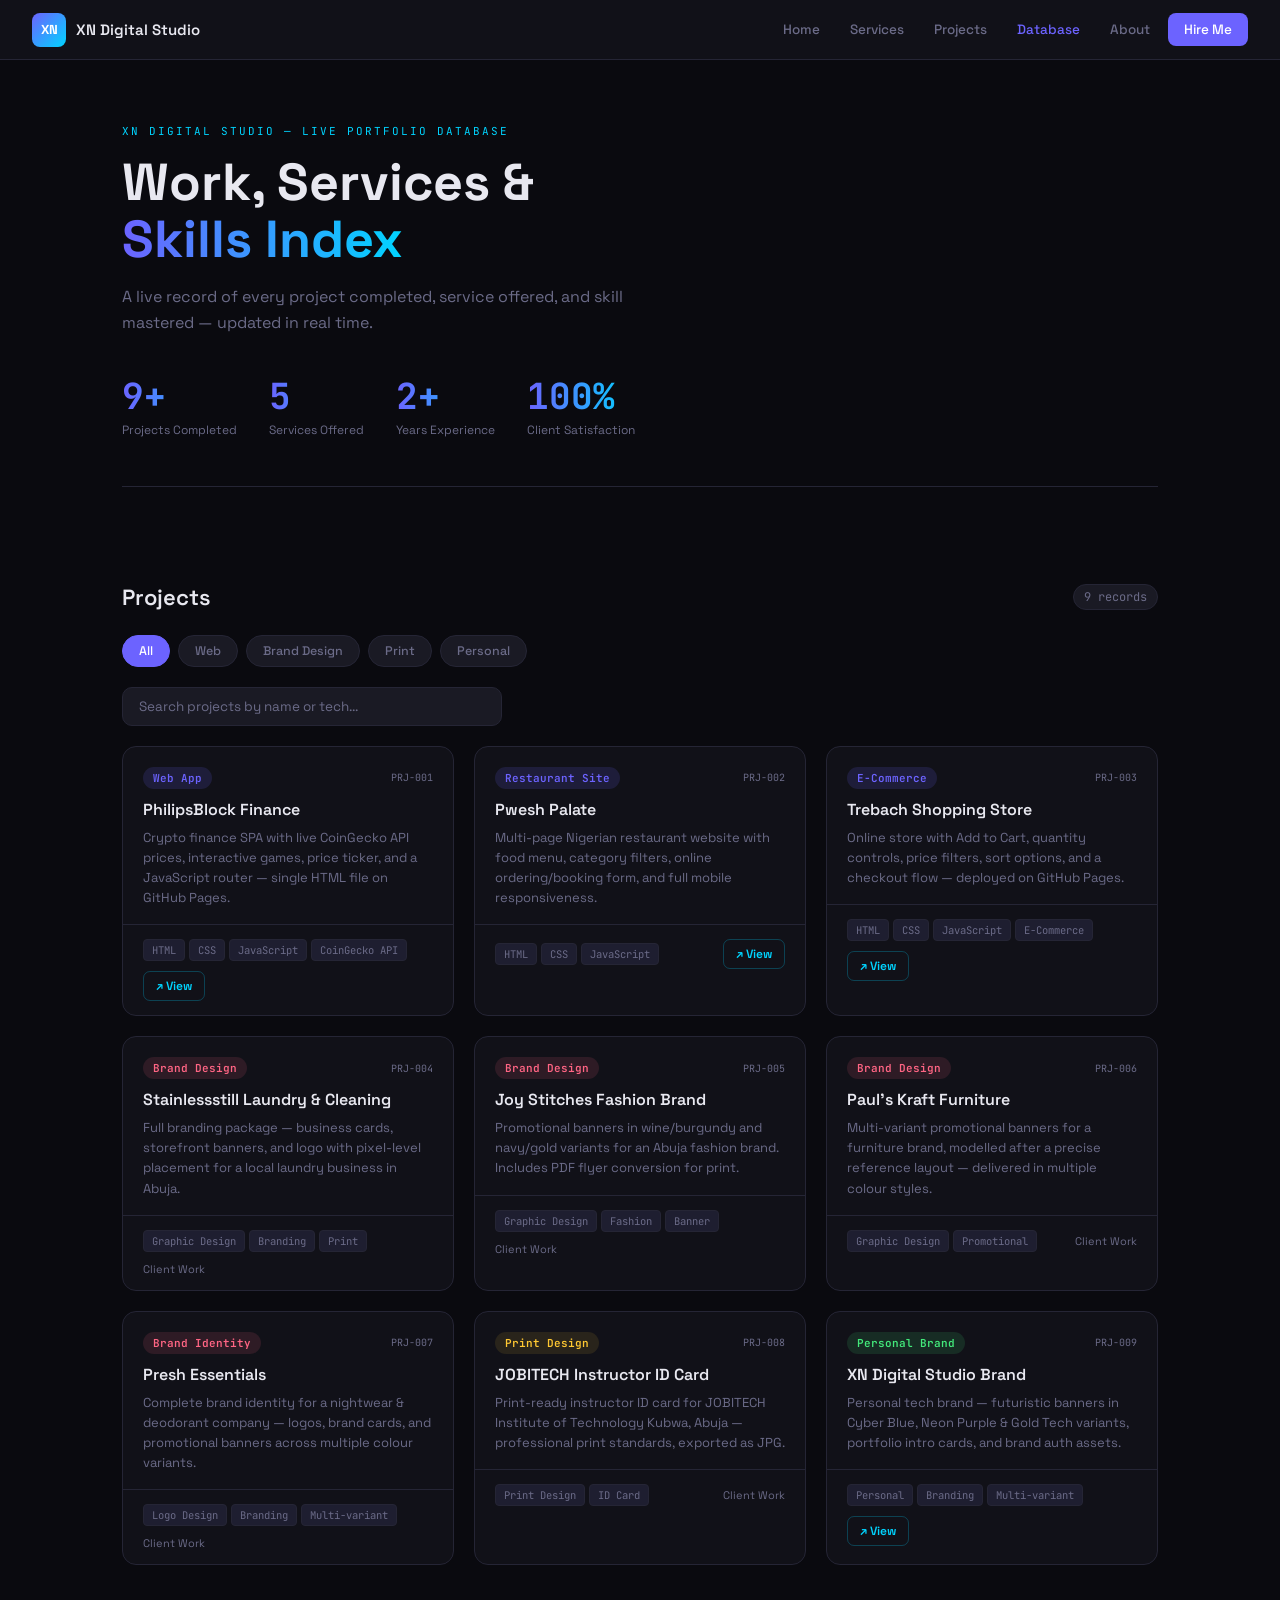
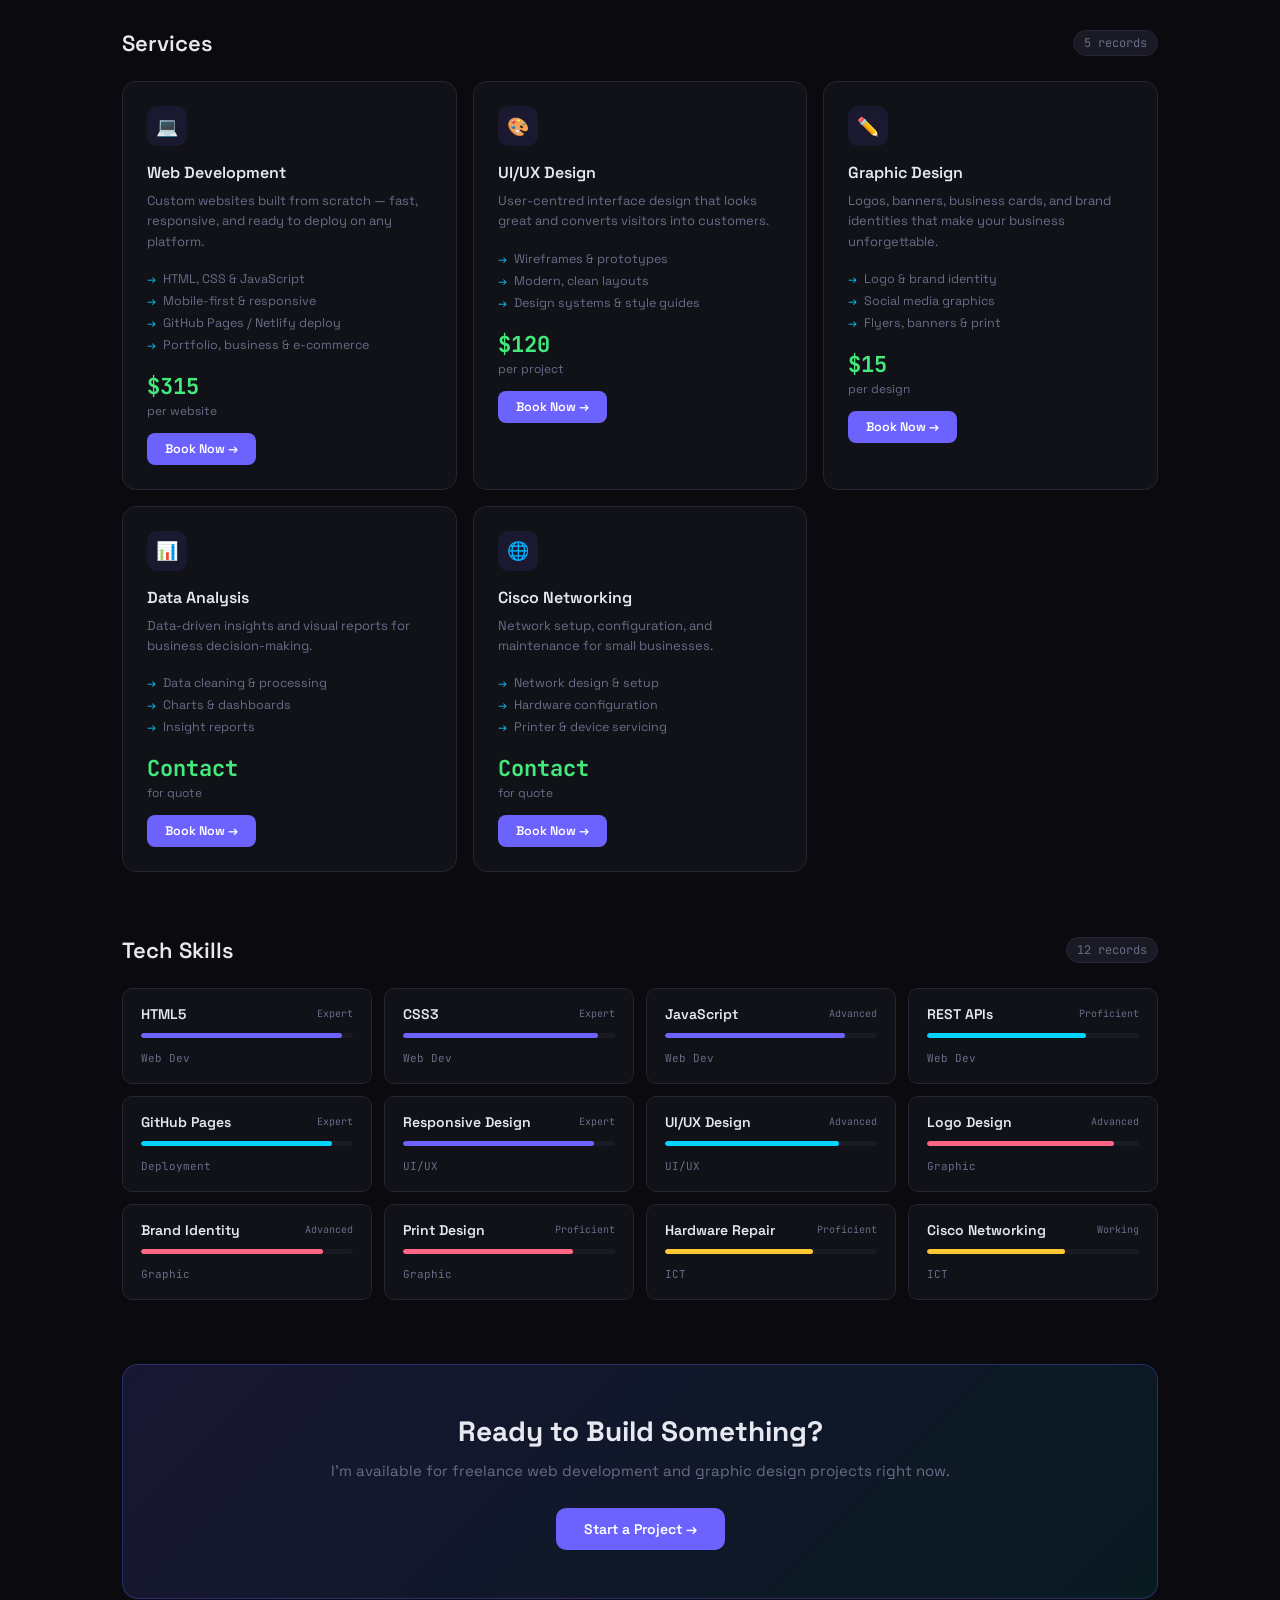
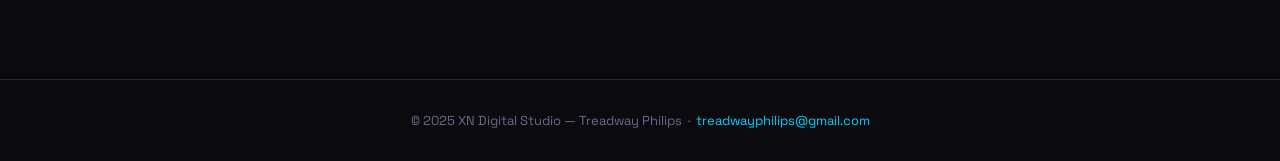
<file: database.html>
<!DOCTYPE html>
<html lang="en">
<head>
<meta charset="UTF-8">
<meta name="viewport" content="width=device-width, initial-scale=1.0">
<title>Projects & Services — XN Digital Studio</title>
<style>
  @import url('https://fonts.googleapis.com/css2?family=Space+Grotesk:wght@300;400;500;600;700&family=JetBrains+Mono:wght@400;500&display=swap');

  :root {
    --bg: #0a0a0f;
    --surface: #111118;
    --surface2: #1a1a24;
    --border: #252535;
    --accent: #6c63ff;
    --accent2: #00d4ff;
    --accent3: #ff6584;
    --accent4: #43e97b;
    --text: #e8e8f0;
    --muted: #6b6b88;
    --tag-bg: #1e1e30;
  }

  * { margin: 0; padding: 0; box-sizing: border-box; }

  body {
    background: var(--bg);
    color: var(--text);
    font-family: 'Space Grotesk', sans-serif;
    min-height: 100vh;
  }

  /* NAV — matches your site style */
  nav {
    background: var(--surface);
    border-bottom: 1px solid var(--border);
    padding: 0 32px;
    display: flex;
    align-items: center;
    justify-content: space-between;
    height: 60px;
    position: sticky;
    top: 0;
    z-index: 100;
  }
  .nav-brand {
    display: flex; align-items: center; gap: 10px;
    text-decoration: none; color: var(--text);
  }
  .nav-logo {
    width: 34px; height: 34px;
    background: linear-gradient(135deg, var(--accent), var(--accent2));
    border-radius: 8px;
    display: flex; align-items: center; justify-content: center;
    font-weight: 700; font-size: 13px; color: #fff;
    flex-shrink: 0;
  }
  .nav-title { font-weight: 600; font-size: 15px; }
  .nav-links { display: flex; gap: 6px; align-items: center; }
  .nav-links a {
    color: var(--muted);
    text-decoration: none;
    font-size: 13.5px;
    font-weight: 500;
    padding: 7px 12px;
    border-radius: 8px;
    transition: all 0.15s;
  }
  .nav-links a:hover { color: var(--text); background: var(--surface2); }
  .nav-links a.active { color: var(--accent); }
  .nav-hire {
    background: var(--accent);
    color: #fff !important;
    padding: 8px 16px !important;
    border-radius: 8px !important;
  }
  .nav-hire:hover { background: #5a52e0 !important; opacity: 1; }

  /* HERO */
  .hero {
    padding: 64px 32px 48px;
    max-width: 1100px;
    margin: 0 auto;
  }
  .hero-eyebrow {
    font-family: 'JetBrains Mono', monospace;
    font-size: 11px;
    color: var(--accent2);
    letter-spacing: 2px;
    text-transform: uppercase;
    margin-bottom: 16px;
  }
  .hero h1 {
    font-size: clamp(32px, 5vw, 52px);
    font-weight: 700;
    line-height: 1.1;
    margin-bottom: 16px;
  }
  .hero h1 span {
    background: linear-gradient(90deg, var(--accent), var(--accent2));
    -webkit-background-clip: text;
    -webkit-text-fill-color: transparent;
    background-clip: text;
  }
  .hero-sub {
    color: var(--muted);
    font-size: 16px;
    max-width: 540px;
    line-height: 1.6;
    margin-bottom: 36px;
  }

  /* STATS */
  .stats-row {
    display: flex;
    gap: 32px;
    flex-wrap: wrap;
    padding-bottom: 48px;
    border-bottom: 1px solid var(--border);
    margin-bottom: 48px;
  }
  .stat { }
  .stat-num {
    font-size: 36px;
    font-weight: 700;
    font-family: 'JetBrains Mono', monospace;
    background: linear-gradient(90deg, var(--accent), var(--accent2));
    -webkit-background-clip: text;
    -webkit-text-fill-color: transparent;
    background-clip: text;
  }
  .stat-lbl { font-size: 12px; color: var(--muted); margin-top: 2px; }

  /* SECTION */
  .section { max-width: 1100px; margin: 0 auto; padding: 0 32px 64px; }
  .section-header {
    display: flex;
    align-items: center;
    justify-content: space-between;
    margin-bottom: 24px;
    flex-wrap: wrap;
    gap: 12px;
  }
  .section-title {
    font-size: 22px;
    font-weight: 600;
  }
  .section-count {
    font-family: 'JetBrains Mono', monospace;
    font-size: 12px;
    color: var(--muted);
    background: var(--surface2);
    padding: 4px 10px;
    border-radius: 20px;
    border: 1px solid var(--border);
  }

  /* FILTER TABS */
  .filter-row {
    display: flex;
    gap: 8px;
    margin-bottom: 20px;
    flex-wrap: wrap;
  }
  .ftab {
    padding: 7px 16px;
    border-radius: 20px;
    font-size: 12.5px;
    font-weight: 500;
    cursor: pointer;
    border: 1px solid var(--border);
    background: var(--surface2);
    color: var(--muted);
    transition: all 0.15s;
    font-family: 'Space Grotesk', sans-serif;
  }
  .ftab:hover { color: var(--text); border-color: var(--accent); }
  .ftab.active { background: var(--accent); color: #fff; border-color: var(--accent); }

  /* SEARCH */
  .search-wrap { margin-bottom: 20px; }
  .search-input {
    width: 100%;
    max-width: 380px;
    background: var(--surface2);
    border: 1px solid var(--border);
    border-radius: 10px;
    padding: 10px 16px;
    color: var(--text);
    font-family: 'Space Grotesk', sans-serif;
    font-size: 13.5px;
    outline: none;
    transition: border-color 0.2s;
  }
  .search-input:focus { border-color: var(--accent); }
  .search-input::placeholder { color: var(--muted); }

  /* PROJECT CARDS GRID */
  .projects-grid {
    display: grid;
    grid-template-columns: repeat(auto-fill, minmax(320px, 1fr));
    gap: 20px;
  }
  .project-card {
    background: var(--surface);
    border: 1px solid var(--border);
    border-radius: 14px;
    overflow: hidden;
    transition: border-color 0.2s, transform 0.2s;
  }
  .project-card:hover {
    border-color: var(--accent);
    transform: translateY(-2px);
  }
  .card-top {
    padding: 20px 20px 16px;
    border-bottom: 1px solid var(--border);
  }
  .card-type-row {
    display: flex;
    align-items: center;
    justify-content: space-between;
    margin-bottom: 10px;
  }
  .card-badge {
    font-size: 11px;
    font-weight: 600;
    padding: 4px 10px;
    border-radius: 20px;
    font-family: 'JetBrains Mono', monospace;
  }
  .badge-web { background: rgba(108,99,255,0.15); color: var(--accent); }
  .badge-brand { background: rgba(255,101,132,0.12); color: var(--accent3); }
  .badge-print { background: rgba(255,200,50,0.1); color: #ffc832; }
  .badge-personal { background: rgba(67,233,123,0.12); color: var(--accent4); }
  .card-id {
    font-family: 'JetBrains Mono', monospace;
    font-size: 10px;
    color: var(--muted);
  }
  .card-name {
    font-size: 16px;
    font-weight: 600;
    margin-bottom: 8px;
    color: var(--text);
  }
  .card-desc {
    font-size: 13px;
    color: var(--muted);
    line-height: 1.55;
  }
  .card-bottom {
    padding: 14px 20px;
    display: flex;
    align-items: center;
    justify-content: space-between;
    gap: 10px;
    flex-wrap: wrap;
  }
  .card-tags { display: flex; flex-wrap: wrap; gap: 4px; }
  .ctag {
    font-size: 10.5px;
    padding: 3px 8px;
    border-radius: 4px;
    background: var(--tag-bg);
    color: var(--muted);
    font-family: 'JetBrains Mono', monospace;
    border: 1px solid var(--border);
  }
  .card-link {
    display: inline-flex;
    align-items: center;
    gap: 5px;
    font-size: 12px;
    font-weight: 600;
    color: var(--accent2);
    text-decoration: none;
    padding: 6px 12px;
    border: 1px solid rgba(0,212,255,0.25);
    border-radius: 7px;
    transition: all 0.15s;
    white-space: nowrap;
    flex-shrink: 0;
  }
  .card-link:hover { background: rgba(0,212,255,0.08); border-color: var(--accent2); }

  /* SERVICES TABLE */
  .services-grid {
    display: grid;
    grid-template-columns: repeat(auto-fill, minmax(280px, 1fr));
    gap: 16px;
  }
  .svc-card {
    background: var(--surface);
    border: 1px solid var(--border);
    border-radius: 14px;
    padding: 24px;
    transition: border-color 0.2s;
  }
  .svc-card:hover { border-color: var(--accent); }
  .svc-icon {
    width: 40px; height: 40px;
    border-radius: 10px;
    display: flex; align-items: center; justify-content: center;
    font-size: 18px;
    margin-bottom: 16px;
  }
  .svc-name { font-size: 16px; font-weight: 600; margin-bottom: 8px; }
  .svc-desc { font-size: 13px; color: var(--muted); line-height: 1.55; margin-bottom: 16px; }
  .svc-includes { margin-bottom: 16px; }
  .svc-includes li {
    font-size: 12.5px;
    color: var(--muted);
    padding: 3px 0;
    list-style: none;
    display: flex;
    align-items: center;
    gap: 7px;
  }
  .svc-includes li::before {
    content: '→';
    color: var(--accent2);
    font-size: 11px;
    flex-shrink: 0;
  }
  .svc-price {
    font-family: 'JetBrains Mono', monospace;
    font-size: 22px;
    font-weight: 700;
    color: var(--accent4);
  }
  .svc-unit { font-size: 12px; color: var(--muted); margin-top: 2px; }
  .svc-hire {
    display: inline-block;
    margin-top: 14px;
    background: var(--accent);
    color: #fff;
    font-size: 12.5px;
    font-weight: 600;
    padding: 8px 18px;
    border-radius: 8px;
    text-decoration: none;
    transition: background 0.15s;
  }
  .svc-hire:hover { background: #5a52e0; }

  /* SKILLS */
  .skills-grid {
    display: grid;
    grid-template-columns: repeat(auto-fill, minmax(240px, 1fr));
    gap: 12px;
  }
  .skill-row {
    background: var(--surface);
    border: 1px solid var(--border);
    border-radius: 10px;
    padding: 16px 18px;
  }
  .skill-top {
    display: flex;
    align-items: center;
    justify-content: space-between;
    margin-bottom: 10px;
  }
  .skill-name { font-size: 14px; font-weight: 600; }
  .skill-level {
    font-family: 'JetBrains Mono', monospace;
    font-size: 10px;
    color: var(--muted);
  }
  .skill-bar {
    height: 5px;
    background: var(--surface2);
    border-radius: 3px;
    overflow: hidden;
    margin-bottom: 8px;
  }
  .skill-fill {
    height: 100%;
    border-radius: 3px;
    transition: width 0.6s ease;
  }
  .skill-cat {
    font-size: 11px;
    color: var(--muted);
    font-family: 'JetBrains Mono', monospace;
  }

  /* EMPTY STATE */
  .empty-state {
    text-align: center;
    padding: 60px 20px;
    color: var(--muted);
  }
  .empty-icon { font-size: 36px; margin-bottom: 12px; }
  .empty-msg { font-size: 14px; }

  /* CTA BANNER */
  .cta-banner {
    max-width: 1100px;
    margin: 0 auto 80px;
    padding: 0 32px;
  }
  .cta-inner {
    background: linear-gradient(135deg, rgba(108,99,255,0.15), rgba(0,212,255,0.08));
    border: 1px solid rgba(108,99,255,0.3);
    border-radius: 16px;
    padding: 48px;
    text-align: center;
  }
  .cta-inner h2 { font-size: 28px; font-weight: 700; margin-bottom: 12px; }
  .cta-inner p { color: var(--muted); margin-bottom: 28px; font-size: 15px; }
  .cta-btn {
    display: inline-block;
    background: var(--accent);
    color: #fff;
    font-weight: 600;
    font-size: 14px;
    padding: 12px 28px;
    border-radius: 10px;
    text-decoration: none;
    transition: background 0.15s;
  }
  .cta-btn:hover { background: #5a52e0; }

  /* FOOTER */
  footer {
    border-top: 1px solid var(--border);
    padding: 32px;
    text-align: center;
    color: var(--muted);
    font-size: 13px;
  }
  footer a { color: var(--accent2); text-decoration: none; }

  @media (max-width: 640px) {
    .hero { padding: 40px 20px 32px; }
    .section { padding: 0 20px 48px; }
    .cta-banner { padding: 0 20px; }
    .cta-inner { padding: 32px 20px; }
    nav { padding: 0 16px; }
    .nav-links { display: none; }
    .projects-grid { grid-template-columns: 1fr; }
  }
</style>
</head>
<body>

<!-- NAV -->
<nav>
  <a class="nav-brand" href="index.html">
    <div class="nav-logo">XN</div>
    <span class="nav-title">XN Digital Studio</span>
  </a>
  <div class="nav-links">
    <a href="index.html">Home</a>
    <a href="services.html">Services</a>
    <a href="projects.html">Projects</a>
    <a href="database.html" class="active">Database</a>
    <a href="about.html">About</a>
    <a href="contact.html" class="nav-hire">Hire Me</a>
  </div>
</nav>

<!-- HERO -->
<div class="hero">
  <div class="hero-eyebrow">XN Digital Studio — Live Portfolio Database</div>
  <h1>Work, Services &<br><span>Skills Index</span></h1>
  <p class="hero-sub">A live record of every project completed, service offered, and skill mastered — updated in real time.</p>

  <div class="stats-row" id="stats-row">
    <div class="stat">
      <div class="stat-num" id="stat-projects">—</div>
      <div class="stat-lbl">Projects Completed</div>
    </div>
    <div class="stat">
      <div class="stat-num" id="stat-services">—</div>
      <div class="stat-lbl">Services Offered</div>
    </div>
    <div class="stat">
      <div class="stat-num">2+</div>
      <div class="stat-lbl">Years Experience</div>
    </div>
    <div class="stat">
      <div class="stat-num">100%</div>
      <div class="stat-lbl">Client Satisfaction</div>
    </div>
  </div>
</div>

<!-- PROJECTS -->
<div class="section">
  <div class="section-header">
    <div>
      <div class="section-title">Projects</div>
    </div>
    <span class="section-count" id="proj-count">0 records</span>
  </div>
  <div class="filter-row">
    <button class="ftab active" onclick="filterProjects('all', this)">All</button>
    <button class="ftab" onclick="filterProjects('Web', this)">Web</button>
    <button class="ftab" onclick="filterProjects('Brand', this)">Brand Design</button>
    <button class="ftab" onclick="filterProjects('Print', this)">Print</button>
    <button class="ftab" onclick="filterProjects('Personal', this)">Personal</button>
  </div>
  <div class="search-wrap">
    <input class="search-input" type="text" placeholder="Search projects by name or tech..." oninput="searchProjects(this.value)" />
  </div>
  <div class="projects-grid" id="projects-grid">
    <div class="empty-state"><div class="empty-icon">📂</div><div class="empty-msg">Loading projects...</div></div>
  </div>
</div>

<!-- SERVICES -->
<div class="section">
  <div class="section-header">
    <div class="section-title">Services</div>
    <span class="section-count" id="svc-count">0 records</span>
  </div>
  <div class="services-grid" id="services-grid">
    <div class="empty-state"><div class="empty-icon">⚙️</div><div class="empty-msg">Loading services...</div></div>
  </div>
</div>

<!-- SKILLS -->
<div class="section">
  <div class="section-header">
    <div class="section-title">Tech Skills</div>
    <span class="section-count" id="skills-count">0 records</span>
  </div>
  <div class="skills-grid" id="skills-grid">
    <div class="empty-state"><div class="empty-icon">🛠️</div><div class="empty-msg">Loading skills...</div></div>
  </div>
</div>

<!-- CTA -->
<div class="cta-banner">
  <div class="cta-inner">
    <h2>Ready to Build Something?</h2>
    <p>I'm available for freelance web development and graphic design projects right now.</p>
    <a href="contact.html" class="cta-btn">Start a Project →</a>
  </div>
</div>

<!-- FOOTER -->
<footer>
  <p>© 2025 XN Digital Studio — Treadway Philips &nbsp;·&nbsp; <a href="mailto:treadwayphilips@gmail.com">treadwayphilips@gmail.com</a></p>
</footer>

<script>
// ── DEFAULT SEED DATA (shown if admin has never saved anything) ──
const DEFAULT_PROJECTS = [
  { id:'PRJ-001', name:'PhilipsBlock Finance', category:'Web', type:'Web App', desc:'Crypto finance SPA with live CoinGecko API prices, interactive games, price ticker, and a JavaScript router — single HTML file on GitHub Pages.', tags:['HTML','CSS','JavaScript','CoinGecko API'], link:'https://treadwayphilips.github.io/' },
  { id:'PRJ-002', name:'Pwesh Palate', category:'Web', type:'Restaurant Site', desc:'Multi-page Nigerian restaurant website with food menu, category filters, online ordering/booking form, and full mobile responsiveness.', tags:['HTML','CSS','JavaScript'], link:'https://treadwayphilips.github.io/pweshpalate/' },
  { id:'PRJ-003', name:'Trebach Shopping Store', category:'Web', type:'E-Commerce', desc:'Online store with Add to Cart, quantity controls, price filters, sort options, and a checkout flow — deployed on GitHub Pages.', tags:['HTML','CSS','JavaScript','E-Commerce'], link:'https://treadwayphilips.github.io/Trebach---Shopping-Web/' },
  { id:'PRJ-004', name:'Stainlessstill Laundry & Cleaning', category:'Brand', type:'Brand Design', desc:'Full branding package — business cards, storefront banners, and logo with pixel-level placement for a local laundry business in Abuja.', tags:['Graphic Design','Branding','Print'], link:'' },
  { id:'PRJ-005', name:'Joy Stitches Fashion Brand', category:'Brand', type:'Brand Design', desc:'Promotional banners in wine/burgundy and navy/gold variants for an Abuja fashion brand. Includes PDF flyer conversion for print.', tags:['Graphic Design','Fashion','Banner'], link:'' },
  { id:'PRJ-006', name:"Paul's Kraft Furniture", category:'Brand', type:'Brand Design', desc:'Multi-variant promotional banners for a furniture brand, modelled after a precise reference layout — delivered in multiple colour styles.', tags:['Graphic Design','Promotional'], link:'' },
  { id:'PRJ-007', name:'Presh Essentials', category:'Brand', type:'Brand Identity', desc:'Complete brand identity for a nightwear & deodorant company — logos, brand cards, and promotional banners across multiple colour variants.', tags:['Logo Design','Branding','Multi-variant'], link:'' },
  { id:'PRJ-008', name:'JOBITECH Instructor ID Card', category:'Print', type:'Print Design', desc:'Print-ready instructor ID card for JOBITECH Institute of Technology Kubwa, Abuja — professional print standards, exported as JPG.', tags:['Print Design','ID Card'], link:'' },
  { id:'PRJ-009', name:'XN Digital Studio Brand', category:'Personal', type:'Personal Brand', desc:'Personal tech brand — futuristic banners in Cyber Blue, Neon Purple & Gold Tech variants, portfolio intro cards, and brand auth assets.', tags:['Personal','Branding','Multi-variant'], link:'about.html' },
];

const DEFAULT_SERVICES = [
  { id:'SVC-001', name:'Web Development', icon:'💻', desc:'Custom websites built from scratch — fast, responsive, and ready to deploy on any platform.', includes:['HTML, CSS & JavaScript','Mobile-first & responsive','GitHub Pages / Netlify deploy','Portfolio, business & e-commerce'], price:'$315', unit:'per website' },
  { id:'SVC-002', name:'UI/UX Design', icon:'🎨', desc:'User-centred interface design that looks great and converts visitors into customers.', includes:['Wireframes & prototypes','Modern, clean layouts','Design systems & style guides'], price:'$120', unit:'per project' },
  { id:'SVC-003', name:'Graphic Design', icon:'✏️', desc:'Logos, banners, business cards, and brand identities that make your business unforgettable.', includes:['Logo & brand identity','Social media graphics','Flyers, banners & print'], price:'$15', unit:'per design' },
  { id:'SVC-004', name:'Data Analysis', icon:'📊', desc:'Data-driven insights and visual reports for business decision-making.', includes:['Data cleaning & processing','Charts & dashboards','Insight reports'], price:'Contact', unit:'for quote' },
  { id:'SVC-005', name:'Cisco Networking', icon:'🌐', desc:'Network setup, configuration, and maintenance for small businesses.', includes:['Network design & setup','Hardware configuration','Printer & device servicing'], price:'Contact', unit:'for quote' },
];

const DEFAULT_SKILLS = [
  { name:'HTML5', category:'Web Dev', level:'Expert', pct:95, color:'#6c63ff' },
  { name:'CSS3', category:'Web Dev', level:'Expert', pct:92, color:'#6c63ff' },
  { name:'JavaScript', category:'Web Dev', level:'Advanced', pct:85, color:'#6c63ff' },
  { name:'REST APIs', category:'Web Dev', level:'Proficient', pct:75, color:'#00d4ff' },
  { name:'GitHub Pages', category:'Deployment', level:'Expert', pct:90, color:'#00d4ff' },
  { name:'Responsive Design', category:'UI/UX', level:'Expert', pct:90, color:'#6c63ff' },
  { name:'UI/UX Design', category:'UI/UX', level:'Advanced', pct:82, color:'#00d4ff' },
  { name:'Logo Design', category:'Graphic', level:'Advanced', pct:88, color:'#ff6584' },
  { name:'Brand Identity', category:'Graphic', level:'Advanced', pct:86, color:'#ff6584' },
  { name:'Print Design', category:'Graphic', level:'Proficient', pct:80, color:'#ff6584' },
  { name:'Hardware Repair', category:'ICT', level:'Proficient', pct:70, color:'#ffc832' },
  { name:'Cisco Networking', category:'ICT', level:'Working', pct:65, color:'#ffc832' },
];

// ── LOAD DATA (from localStorage if admin saved, else use defaults) ──
function getData(key, fallback) {
  try {
    const raw = localStorage.getItem('xndb_' + key);
    return raw ? JSON.parse(raw) : fallback;
  } catch(e) { return fallback; }
}

let allProjects = getData('projects', DEFAULT_PROJECTS);
let currentFilter = 'all';
let currentSearch = '';

// ── BADGE HELPERS ──
function badgeClass(cat) {
  if (cat === 'Web') return 'badge-web';
  if (cat === 'Brand') return 'badge-brand';
  if (cat === 'Print') return 'badge-print';
  if (cat === 'Personal') return 'badge-personal';
  return 'badge-web';
}

// ── RENDER PROJECTS ──
function renderProjects() {
  const grid = document.getElementById('projects-grid');
  let filtered = allProjects;
  if (currentFilter !== 'all') filtered = filtered.filter(p => p.category === currentFilter);
  if (currentSearch) {
    const q = currentSearch.toLowerCase();
    filtered = filtered.filter(p =>
      p.name.toLowerCase().includes(q) ||
      p.desc.toLowerCase().includes(q) ||
      (p.tags || []).some(t => t.toLowerCase().includes(q))
    );
  }
  document.getElementById('proj-count').textContent = filtered.length + ' record' + (filtered.length !== 1 ? 's' : '');
  document.getElementById('stat-projects').textContent = allProjects.length + '+';

  if (!filtered.length) {
    grid.innerHTML = '<div class="empty-state"><div class="empty-icon">🔍</div><div class="empty-msg">No projects match your search.</div></div>';
    return;
  }
  grid.innerHTML = filtered.map(p => `
    <div class="project-card">
      <div class="card-top">
        <div class="card-type-row">
          <span class="card-badge ${badgeClass(p.category)}">${p.type || p.category}</span>
          <span class="card-id">${p.id}</span>
        </div>
        <div class="card-name">${p.name}</div>
        <div class="card-desc">${p.desc}</div>
      </div>
      <div class="card-bottom">
        <div class="card-tags">${(p.tags||[]).map(t => `<span class="ctag">${t}</span>`).join('')}</div>
        ${p.link ? `<a class="card-link" href="${p.link}" target="_blank">↗ View</a>` : '<span style="font-size:11px;color:var(--muted)">Client Work</span>'}
      </div>
    </div>
  `).join('');
}

function filterProjects(cat, btn) {
  currentFilter = cat;
  document.querySelectorAll('.ftab').forEach(b => b.classList.remove('active'));
  btn.classList.add('active');
  renderProjects();
}

function searchProjects(val) {
  currentSearch = val;
  renderProjects();
}

// ── RENDER SERVICES ──
function renderServices() {
  const svcs = getData('services', DEFAULT_SERVICES);
  document.getElementById('svc-count').textContent = svcs.length + ' records';
  document.getElementById('stat-services').textContent = svcs.length;
  document.getElementById('services-grid').innerHTML = svcs.map(s => `
    <div class="svc-card">
      <div class="svc-icon" style="background:rgba(108,99,255,0.1)">${s.icon || '🔧'}</div>
      <div class="svc-name">${s.name}</div>
      <div class="svc-desc">${s.desc}</div>
      <ul class="svc-includes">${(s.includes||[]).map(i => `<li>${i}</li>`).join('')}</ul>
      <div class="svc-price">${s.price}</div>
      <div class="svc-unit">${s.unit}</div>
      <a class="svc-hire" href="contact.html">Book Now →</a>
    </div>
  `).join('');
}

// ── RENDER SKILLS ──
function renderSkills() {
  const skills = getData('skills', DEFAULT_SKILLS);
  document.getElementById('skills-count').textContent = skills.length + ' records';
  document.getElementById('skills-grid').innerHTML = skills.map(s => `
    <div class="skill-row">
      <div class="skill-top">
        <span class="skill-name">${s.name}</span>
        <span class="skill-level">${s.level}</span>
      </div>
      <div class="skill-bar"><div class="skill-fill" style="width:${s.pct}%;background:${s.color || '#6c63ff'}"></div></div>
      <span class="skill-cat">${s.category}</span>
    </div>
  `).join('');
}

// ── INIT ──
renderProjects();
renderServices();
renderSkills();
</script>
</body>
</html>
</file>
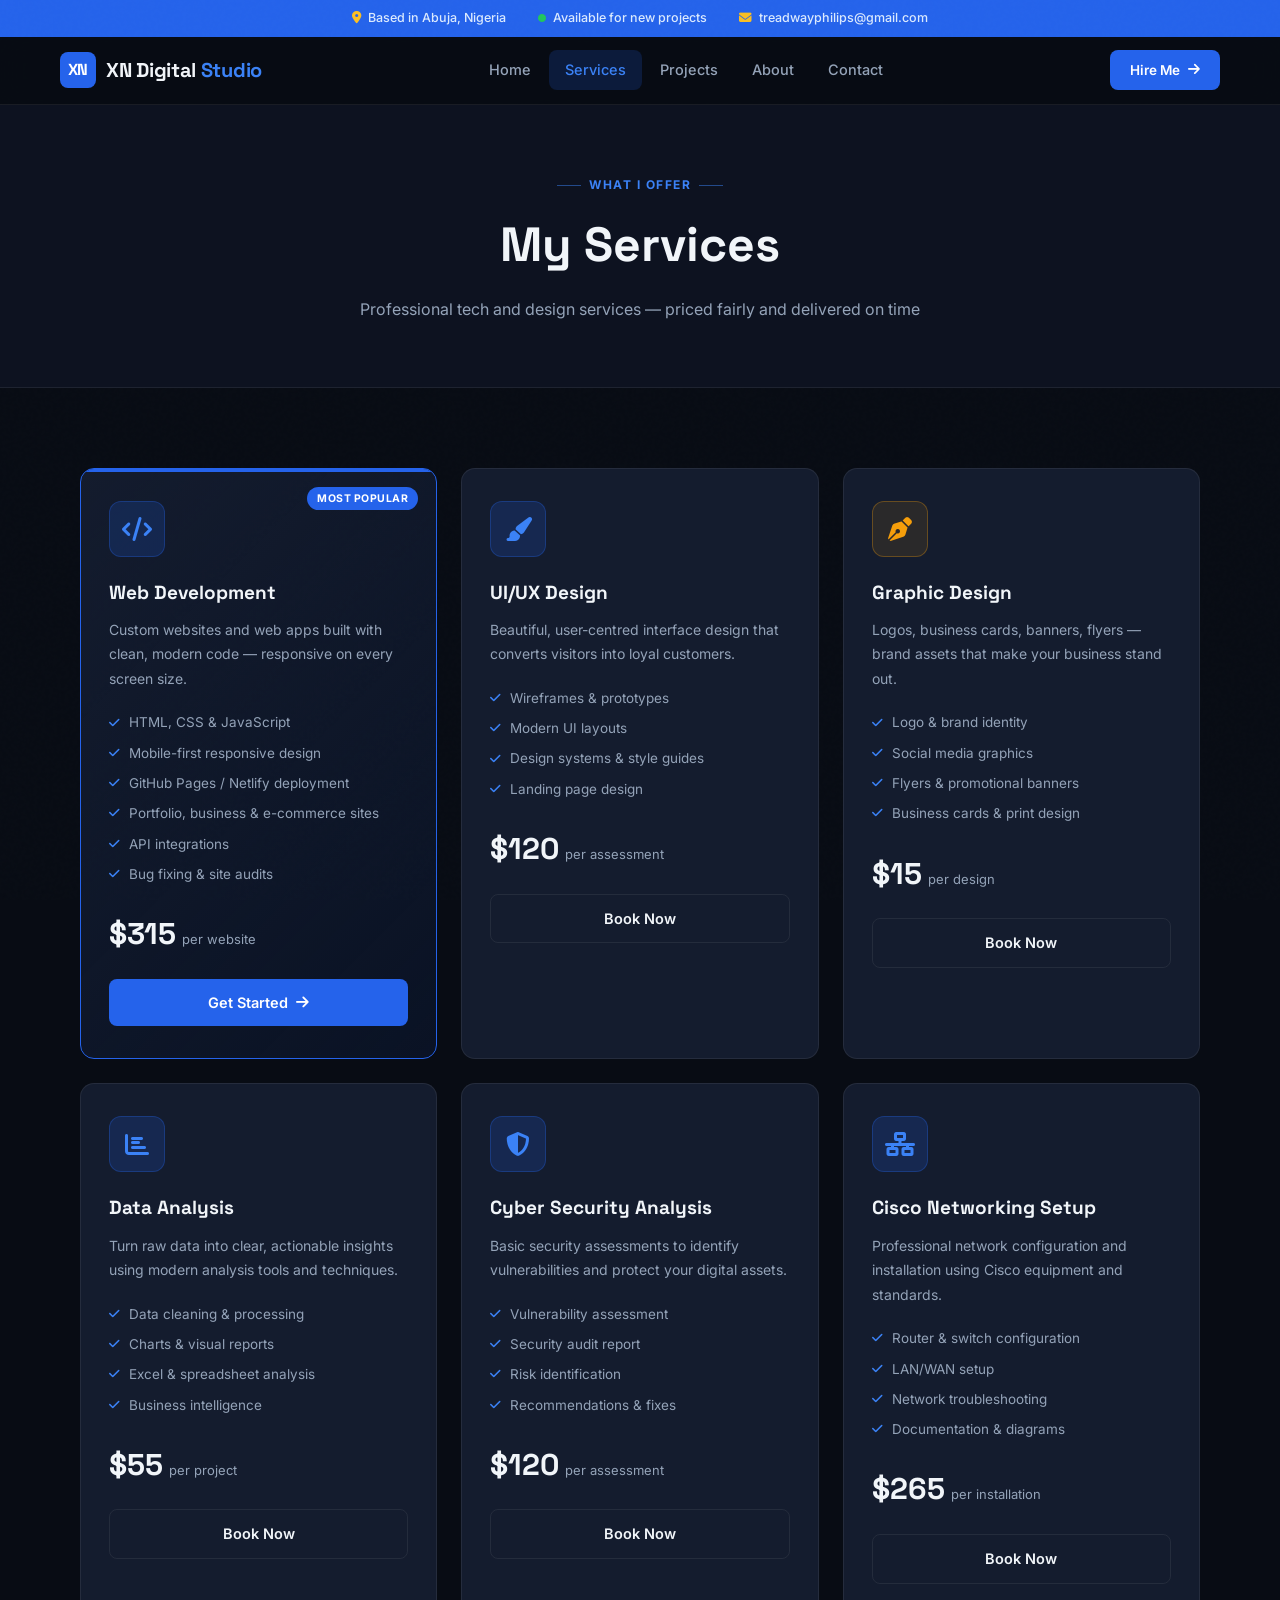
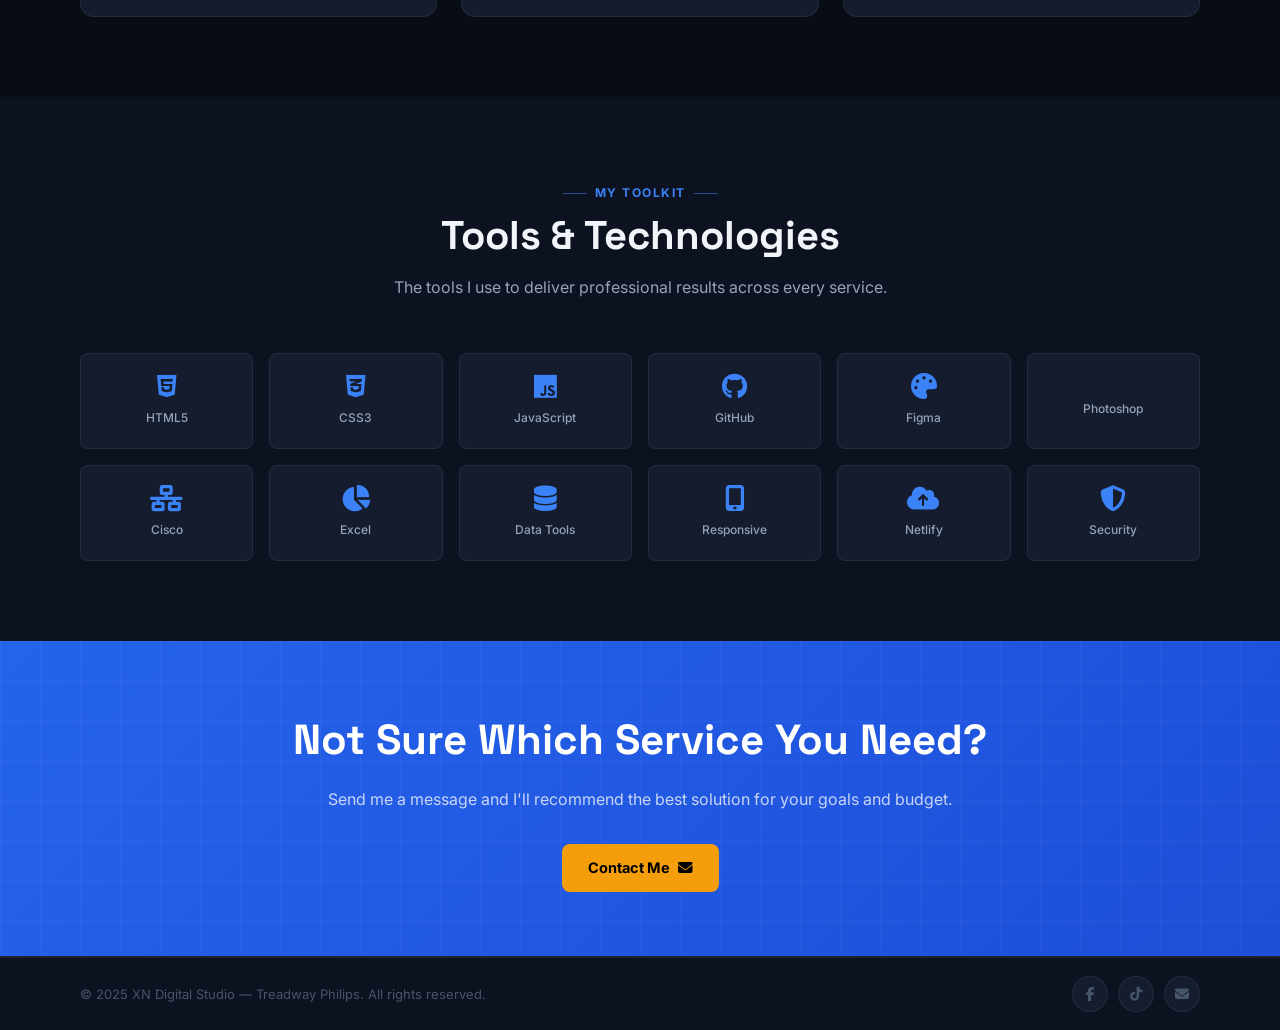
<file: services.html>
<!DOCTYPE html>
<html lang="en">
<head>
  <meta charset="UTF-8" />
  <meta name="viewport" content="width=device-width, initial-scale=1.0" />
  <title>Services — XN Digital Studio</title>
  <link rel="stylesheet" href="style.css" />
  <link href="https://fonts.googleapis.com/css2?family=Space+Grotesk:wght@400;500;600;700&family=Inter:wght@400;500;600;700;800&display=swap" rel="stylesheet" />
  <link rel="stylesheet" href="https://cdnjs.cloudflare.com/ajax/libs/font-awesome/6.5.0/css/all.min.css" />
</head>
<body>

  <div class="topbar">
    <span><i class="fas fa-map-marker-alt"></i> Based in Abuja, Nigeria</span>
    <span><i class="fas fa-circle" style="font-size:8px;color:#22c55e"></i> Available for new projects</span>
    <span><i class="fas fa-envelope"></i> treadwayphilips@gmail.com</span>
  </div>

  <header class="navbar">
    <a href="index.html" class="logo">
      <div class="logo-mark">XN</div>
      <div>XN Digital <span>Studio</span></div>
    </a>
    <nav class="nav-links" id="navLinks">
      <a href="index.html">Home</a>
      <a href="services.html" class="active">Services</a>
      <a href="projects.html">Projects</a>
      <a href="about.html">About</a>
      <a href="contact.html">Contact</a>
    </nav>
    <div class="nav-actions">
      <a href="contact.html" class="btn-primary" style="font-size:13.5px;padding:9px 20px;">
        Hire Me <i class="fas fa-arrow-right"></i>
      </a>
      <button class="hamburger" id="hamburger" aria-label="Open menu">
        <span></span><span></span><span></span>
      </button>
    </div>
  </header>

  <div class="page-hero">
    <span class="eyebrow">What I Offer</span>
    <h1>My Services</h1>
    <p>Professional tech and design services — priced fairly and delivered on time</p>
  </div>

  <!-- MAIN SERVICES -->
  <section class="section">
    <div class="services-grid">

      <div class="service-card featured">
        <span class="featured-badge">Most Popular</span>
        <div class="service-icon"><i class="fas fa-code"></i></div>
        <h3>Web Development</h3>
        <p>Custom websites and web apps built with clean, modern code — responsive on every screen size.</p>
        <ul class="service-includes">
          <li><i class="fas fa-check"></i> HTML, CSS & JavaScript</li>
          <li><i class="fas fa-check"></i> Mobile-first responsive design</li>
          <li><i class="fas fa-check"></i> GitHub Pages / Netlify deployment</li>
          <li><i class="fas fa-check"></i> Portfolio, business & e-commerce sites</li>
          <li><i class="fas fa-check"></i> API integrations</li>
          <li><i class="fas fa-check"></i> Bug fixing & site audits</li>
        </ul>
        <div class="service-price">
          <span class="amount">$315</span>
          <span class="unit">per website</span>
        </div>
        <a href="contact.html" class="btn-primary full-width">Get Started <i class="fas fa-arrow-right"></i></a>
      </div>

      <div class="service-card">
        <div class="service-icon"><i class="fas fa-paint-brush"></i></div>
        <h3>UI/UX Design</h3>
        <p>Beautiful, user-centred interface design that converts visitors into loyal customers.</p>
        <ul class="service-includes">
          <li><i class="fas fa-check"></i> Wireframes & prototypes</li>
          <li><i class="fas fa-check"></i> Modern UI layouts</li>
          <li><i class="fas fa-check"></i> Design systems & style guides</li>
          <li><i class="fas fa-check"></i> Landing page design</li>
        </ul>
        <div class="service-price">
          <span class="amount">$120</span>
          <span class="unit">per assessment</span>
        </div>
        <a href="contact.html" class="btn-outline full-width">Book Now</a>
      </div>

      <div class="service-card gold-accent">
        <div class="service-icon"><i class="fas fa-pen-nib"></i></div>
        <h3>Graphic Design</h3>
        <p>Logos, business cards, banners, flyers — brand assets that make your business stand out.</p>
        <ul class="service-includes">
          <li><i class="fas fa-check"></i> Logo & brand identity</li>
          <li><i class="fas fa-check"></i> Social media graphics</li>
          <li><i class="fas fa-check"></i> Flyers & promotional banners</li>
          <li><i class="fas fa-check"></i> Business cards & print design</li>
        </ul>
        <div class="service-price">
          <span class="amount">$15</span>
          <span class="unit">per design</span>
        </div>
        <a href="contact.html" class="btn-outline full-width">Book Now</a>
      </div>

      <div class="service-card">
        <div class="service-icon"><i class="fas fa-chart-bar"></i></div>
        <h3>Data Analysis</h3>
        <p>Turn raw data into clear, actionable insights using modern analysis tools and techniques.</p>
        <ul class="service-includes">
          <li><i class="fas fa-check"></i> Data cleaning & processing</li>
          <li><i class="fas fa-check"></i> Charts & visual reports</li>
          <li><i class="fas fa-check"></i> Excel & spreadsheet analysis</li>
          <li><i class="fas fa-check"></i> Business intelligence</li>
        </ul>
        <div class="service-price">
          <span class="amount">$55</span>
          <span class="unit">per project</span>
        </div>
        <a href="contact.html" class="btn-outline full-width">Book Now</a>
      </div>

      <div class="service-card">
        <div class="service-icon"><i class="fas fa-shield-alt"></i></div>
        <h3>Cyber Security Analysis</h3>
        <p>Basic security assessments to identify vulnerabilities and protect your digital assets.</p>
        <ul class="service-includes">
          <li><i class="fas fa-check"></i> Vulnerability assessment</li>
          <li><i class="fas fa-check"></i> Security audit report</li>
          <li><i class="fas fa-check"></i> Risk identification</li>
          <li><i class="fas fa-check"></i> Recommendations & fixes</li>
        </ul>
        <div class="service-price">
          <span class="amount">$120</span>
          <span class="unit">per assessment</span>
        </div>
        <a href="contact.html" class="btn-outline full-width">Book Now</a>
      </div>

      <div class="service-card">
        <div class="service-icon"><i class="fas fa-network-wired"></i></div>
        <h3>Cisco Networking Setup</h3>
        <p>Professional network configuration and installation using Cisco equipment and standards.</p>
        <ul class="service-includes">
          <li><i class="fas fa-check"></i> Router & switch configuration</li>
          <li><i class="fas fa-check"></i> LAN/WAN setup</li>
          <li><i class="fas fa-check"></i> Network troubleshooting</li>
          <li><i class="fas fa-check"></i> Documentation & diagrams</li>
        </ul>
        <div class="service-price">
          <span class="amount">$265</span>
          <span class="unit">per installation</span>
        </div>
        <a href="contact.html" class="btn-outline full-width">Book Now</a>
      </div>

    </div>
  </section>

  <!-- TOOLS -->
  <section class="section bg-dark">
    <div class="section-header">
      <span class="eyebrow">My Toolkit</span>
      <h2>Tools & Technologies</h2>
      <p>The tools I use to deliver professional results across every service.</p>
    </div>
    <div class="tools-grid">
      <div class="tool-item"><i class="fab fa-html5"></i><span>HTML5</span></div>
      <div class="tool-item"><i class="fab fa-css3-alt"></i><span>CSS3</span></div>
      <div class="tool-item"><i class="fab fa-js"></i><span>JavaScript</span></div>
      <div class="tool-item"><i class="fab fa-github"></i><span>GitHub</span></div>
      <div class="tool-item"><i class="fas fa-palette"></i><span>Figma</span></div>
      <div class="tool-item"><i class="fab fa-adobe"></i><span>Photoshop</span></div>
      <div class="tool-item"><i class="fas fa-network-wired"></i><span>Cisco</span></div>
      <div class="tool-item"><i class="fas fa-chart-pie"></i><span>Excel</span></div>
      <div class="tool-item"><i class="fas fa-database"></i><span>Data Tools</span></div>
      <div class="tool-item"><i class="fas fa-mobile-alt"></i><span>Responsive</span></div>
      <div class="tool-item"><i class="fas fa-cloud-upload-alt"></i><span>Netlify</span></div>
      <div class="tool-item"><i class="fas fa-shield-alt"></i><span>Security</span></div>
    </div>
  </section>

  <!-- CTA -->
  <div class="cta-strip">
    <h2>Not Sure Which Service You Need?</h2>
    <p>Send me a message and I'll recommend the best solution for your goals and budget.</p>
    <div class="actions">
      <a href="contact.html" class="btn-gold">Contact Me <i class="fas fa-envelope"></i></a>
    </div>
  </div>

  <footer class="footer">
    <div class="footer-bottom">
      <p>© 2025 XN Digital Studio — Treadway Philips. All rights reserved.</p>
      <div class="social-links">
        <a href="#"><i class="fab fa-facebook-f"></i></a>
        <a href="#"><i class="fab fa-tiktok"></i></a>
        <a href="mailto:treadwayphilips@gmail.com"><i class="fas fa-envelope"></i></a>
      </div>
    </div>
  </footer>

  <script src="app.js"></script>
</body>
</html>
</file>
<file: style.css>
/* ─────────────────────────────────────
   XN Digital Studio — Treadway Philips
   Theme: Deep Space Black + Electric Blue + Gold Accent
───────────────────────────────────── */

:root {
  --black: #080c14;
  --dark: #0d1220;
  --dark-mid: #111827;
  --dark-card: #141c2e;
  --blue: #2563eb;
  --blue-light: #3b82f6;
  --blue-glow: rgba(37,99,235,0.18);
  --gold: #f59e0b;
  --gold-light: #fbbf24;
  --gold-bg: rgba(245,158,11,0.1);
  --text: #f1f5f9;
  --text-muted: #94a3b8;
  --text-dim: #475569;
  --border: rgba(255,255,255,0.07);
  --border-blue: rgba(37,99,235,0.3);
  --radius: 14px;
  --radius-sm: 8px;
  --shadow: 0 4px 24px rgba(0,0,0,0.4);
  --shadow-blue: 0 8px 32px rgba(37,99,235,0.25);
  --font-display: 'Space Grotesk', sans-serif;
  --font-body: 'Inter', sans-serif;
  --transition: 0.22s ease;
}

*, *::before, *::after { box-sizing: border-box; margin: 0; padding: 0; }
html { scroll-behavior: smooth; }
body {
  font-family: var(--font-body);
  color: var(--text);
  background: var(--black);
  line-height: 1.65;
  font-size: 15px;
  overflow-x: hidden;
}
a { text-decoration: none; color: inherit; }
img { display: block; max-width: 100%; }
button, input, select, textarea { font-family: inherit; }

/* ─── NOISE TEXTURE OVERLAY ─── */
body::before {
  content: '';
  position: fixed;
  inset: 0;
  background-image: url("data:image/svg+xml,%3Csvg viewBox='0 0 256 256' xmlns='http://www.w3.org/2000/svg'%3E%3Cfilter id='noise'%3E%3CfeTurbulence type='fractalNoise' baseFrequency='0.9' numOctaves='4' stitchTiles='stitch'/%3E%3C/filter%3E%3Crect width='100%25' height='100%25' filter='url(%23noise)' opacity='0.03'/%3E%3C/svg%3E");
  pointer-events: none;
  z-index: 0;
  opacity: 0.4;
}

/* ─── TOPBAR ─── */
.topbar {
  background: var(--blue);
  color: #dbeafe;
  display: flex;
  justify-content: center;
  gap: 32px;
  padding: 8px 20px;
  font-size: 12.5px;
  font-weight: 500;
  flex-wrap: wrap;
}
.topbar span { display: flex; align-items: center; gap: 7px; }
.topbar i { color: var(--gold-light); }

/* ─── NAVBAR ─── */
.navbar {
  position: sticky;
  top: 0;
  z-index: 100;
  background: rgba(8,12,20,0.92);
  backdrop-filter: blur(16px);
  -webkit-backdrop-filter: blur(16px);
  border-bottom: 1px solid var(--border);
  display: flex;
  align-items: center;
  justify-content: space-between;
  padding: 0 60px;
  height: 68px;
  gap: 20px;
}

.logo {
  font-family: var(--font-display);
  font-size: 20px;
  font-weight: 700;
  color: var(--text);
  display: flex;
  align-items: center;
  gap: 10px;
  letter-spacing: -0.3px;
}
.logo-mark {
  width: 36px; height: 36px;
  background: var(--blue);
  border-radius: 8px;
  display: flex;
  align-items: center;
  justify-content: center;
  font-size: 16px;
  font-weight: 800;
  color: #fff;
  flex-shrink: 0;
}
.logo span { color: var(--blue-light); }

.nav-links {
  display: flex;
  align-items: center;
  gap: 2px;
}
.nav-links a {
  padding: 8px 16px;
  border-radius: var(--radius-sm);
  font-weight: 500;
  color: var(--text-muted);
  font-size: 14.5px;
  transition: color var(--transition), background var(--transition);
}
.nav-links a:hover, .nav-links a.active {
  color: var(--text);
  background: var(--blue-glow);
}
.nav-links a.active { color: var(--blue-light); }

.nav-actions { display: flex; align-items: center; gap: 10px; }

.hamburger {
  display: none;
  flex-direction: column;
  gap: 5px;
  background: none;
  border: none;
  cursor: pointer;
  padding: 6px;
  border-radius: var(--radius-sm);
}
.hamburger span {
  display: block;
  width: 22px; height: 2px;
  background: var(--text);
  border-radius: 4px;
  transition: var(--transition);
}
.hamburger.active span:nth-child(1) { transform: rotate(45deg) translate(5px, 5px); }
.hamburger.active span:nth-child(2) { opacity: 0; }
.hamburger.active span:nth-child(3) { transform: rotate(-45deg) translate(5px, -5px); }

/* ─── BUTTONS ─── */
.btn-primary {
  display: inline-flex;
  align-items: center;
  gap: 8px;
  background: var(--blue);
  color: #fff;
  padding: 12px 26px;
  border-radius: var(--radius-sm);
  font-weight: 600;
  font-size: 14.5px;
  border: none;
  cursor: pointer;
  transition: background var(--transition), transform var(--transition), box-shadow var(--transition);
}
.btn-primary:hover {
  background: var(--blue-light);
  transform: translateY(-2px);
  box-shadow: var(--shadow-blue);
}

.btn-gold {
  display: inline-flex;
  align-items: center;
  gap: 8px;
  background: var(--gold);
  color: #000;
  padding: 12px 26px;
  border-radius: var(--radius-sm);
  font-weight: 700;
  font-size: 14.5px;
  border: none;
  cursor: pointer;
  transition: background var(--transition), transform var(--transition), box-shadow var(--transition);
}
.btn-gold:hover {
  background: var(--gold-light);
  transform: translateY(-2px);
  box-shadow: 0 8px 24px rgba(245,158,11,0.35);
}

.btn-outline {
  display: inline-flex;
  align-items: center;
  gap: 8px;
  background: transparent;
  color: var(--text);
  padding: 12px 26px;
  border-radius: var(--radius-sm);
  font-weight: 600;
  font-size: 14.5px;
  border: 1.5px solid var(--border);
  cursor: pointer;
  transition: all var(--transition);
}
.btn-outline:hover {
  border-color: var(--blue-light);
  color: var(--blue-light);
  background: var(--blue-glow);
}

.full-width { width: 100%; justify-content: center; }

/* ─── SECTIONS ─── */
.section { padding: 80px 80px; position: relative; z-index: 1; }
.section.bg-dark { background: var(--dark); }
.section.bg-card { background: var(--dark-mid); }

.section-header {
  text-align: center;
  margin-bottom: 52px;
}
.eyebrow {
  display: inline-flex;
  align-items: center;
  gap: 8px;
  color: var(--blue-light);
  font-size: 12px;
  font-weight: 700;
  text-transform: uppercase;
  letter-spacing: 1.5px;
  margin-bottom: 10px;
}
.eyebrow::before, .eyebrow::after {
  content: '';
  display: block;
  width: 24px; height: 1px;
  background: var(--blue-light);
  opacity: 0.5;
}
.section-header h2 {
  font-family: var(--font-display);
  font-size: clamp(28px, 3.5vw, 40px);
  font-weight: 700;
  color: var(--text);
  line-height: 1.15;
  margin-bottom: 14px;
}
.section-header p {
  color: var(--text-muted);
  font-size: 16px;
  max-width: 540px;
  margin: 0 auto;
  line-height: 1.75;
}

/* ─── HERO ─── */
.hero {
  min-height: 100vh;
  background: var(--black);
  display: flex;
  align-items: center;
  padding: 0 80px;
  position: relative;
  overflow: hidden;
  z-index: 1;
}

/* Grid background */
.hero::after {
  content: '';
  position: absolute;
  inset: 0;
  background-image:
    linear-gradient(rgba(37,99,235,0.05) 1px, transparent 1px),
    linear-gradient(90deg, rgba(37,99,235,0.05) 1px, transparent 1px);
  background-size: 60px 60px;
  pointer-events: none;
  z-index: 0;
}

.hero-glow {
  position: absolute;
  width: 600px; height: 600px;
  background: radial-gradient(circle, rgba(37,99,235,0.12) 0%, transparent 70%);
  top: 50%; left: 30%;
  transform: translate(-50%, -50%);
  pointer-events: none;
  z-index: 0;
}

.hero-content {
  position: relative;
  z-index: 2;
  max-width: 700px;
}

.hero-badge {
  display: inline-flex;
  align-items: center;
  gap: 8px;
  background: var(--blue-glow);
  border: 1px solid var(--border-blue);
  color: var(--blue-light);
  padding: 6px 16px;
  border-radius: 100px;
  font-size: 12.5px;
  font-weight: 600;
  letter-spacing: 0.3px;
  margin-bottom: 24px;
}
.hero-badge i { color: var(--gold); }

.hero-content h1 {
  font-family: var(--font-display);
  font-size: clamp(42px, 6vw, 72px);
  font-weight: 700;
  color: var(--text);
  line-height: 1.06;
  margin-bottom: 10px;
  letter-spacing: -1px;
}
.hero-content h1 .highlight {
  color: var(--blue-light);
  position: relative;
}
.hero-tagline {
  font-family: var(--font-display);
  font-size: clamp(18px, 2.5vw, 26px);
  font-weight: 500;
  color: var(--gold);
  margin-bottom: 22px;
  letter-spacing: -0.3px;
}
.hero-content p {
  font-size: 17px;
  color: var(--text-muted);
  max-width: 560px;
  margin-bottom: 40px;
  line-height: 1.8;
}

.hero-actions { display: flex; gap: 14px; flex-wrap: wrap; margin-bottom: 52px; }

.hero-stats {
  display: flex;
  gap: 40px;
  flex-wrap: wrap;
}
.hero-stat { display: flex; flex-direction: column; gap: 2px; }
.hero-stat strong {
  font-family: var(--font-display);
  font-size: 28px;
  font-weight: 700;
  color: var(--text);
  line-height: 1;
}
.hero-stat strong span { color: var(--blue-light); }
.hero-stat small { font-size: 13px; color: var(--text-muted); }

.hero-right {
  position: absolute;
  right: 80px;
  top: 50%;
  transform: translateY(-50%);
  z-index: 2;
  display: flex;
  flex-direction: column;
  gap: 16px;
  align-items: flex-end;
}

.skill-pill {
  display: flex;
  align-items: center;
  gap: 10px;
  background: var(--dark-card);
  border: 1px solid var(--border);
  border-radius: 100px;
  padding: 10px 18px;
  font-size: 13.5px;
  font-weight: 500;
  color: var(--text-muted);
  transition: all var(--transition);
  white-space: nowrap;
}
.skill-pill:hover { border-color: var(--blue-light); color: var(--text); }
.skill-pill i { color: var(--blue-light); font-size: 15px; width: 16px; text-align: center; }
.skill-pill.gold i { color: var(--gold); }

/* ─── SERVICES CARDS ─── */
.services-grid {
  display: grid;
  grid-template-columns: repeat(3, 1fr);
  gap: 24px;
}

.service-card {
  background: var(--dark-card);
  border: 1px solid var(--border);
  border-radius: var(--radius);
  padding: 32px 28px;
  position: relative;
  overflow: hidden;
  transition: all var(--transition);
  cursor: default;
}
.service-card::before {
  content: '';
  position: absolute;
  top: 0; left: 0; right: 0;
  height: 3px;
  background: var(--blue);
  opacity: 0;
  transition: opacity var(--transition);
}
.service-card:hover {
  border-color: var(--border-blue);
  transform: translateY(-6px);
  box-shadow: var(--shadow-blue);
}
.service-card:hover::before { opacity: 1; }
.service-card.featured {
  border-color: var(--blue);
  background: linear-gradient(135deg, var(--dark-card) 0%, rgba(37,99,235,0.08) 100%);
}
.service-card.featured::before { opacity: 1; }

.featured-badge {
  position: absolute;
  top: 18px; right: 18px;
  background: var(--blue);
  color: #fff;
  font-size: 10.5px;
  font-weight: 700;
  padding: 3px 10px;
  border-radius: 100px;
  text-transform: uppercase;
  letter-spacing: 0.5px;
}

.service-icon {
  width: 56px; height: 56px;
  background: var(--blue-glow);
  border: 1px solid var(--border-blue);
  border-radius: 12px;
  display: flex;
  align-items: center;
  justify-content: center;
  font-size: 24px;
  color: var(--blue-light);
  margin-bottom: 20px;
}
.service-card.gold-accent .service-icon {
  background: var(--gold-bg);
  border-color: rgba(245,158,11,0.3);
  color: var(--gold);
}

.service-card h3 {
  font-family: var(--font-display);
  font-size: 19px;
  font-weight: 700;
  color: var(--text);
  margin-bottom: 10px;
}
.service-card p {
  font-size: 14px;
  color: var(--text-muted);
  line-height: 1.75;
  margin-bottom: 20px;
}
.service-includes {
  list-style: none;
  display: flex;
  flex-direction: column;
  gap: 8px;
  margin-bottom: 24px;
}
.service-includes li {
  display: flex;
  align-items: center;
  gap: 9px;
  font-size: 13.5px;
  color: var(--text-muted);
}
.service-includes li i { color: var(--blue-light); font-size: 12px; flex-shrink: 0; }

.service-price {
  display: flex;
  align-items: baseline;
  gap: 6px;
  margin-bottom: 20px;
}
.service-price .amount {
  font-family: var(--font-display);
  font-size: 30px;
  font-weight: 700;
  color: var(--text);
}
.service-price .unit { font-size: 13px; color: var(--text-muted); }

/* ─── PROJECTS ─── */
.projects-grid {
  display: grid;
  grid-template-columns: repeat(3, 1fr);
  gap: 24px;
}

.project-card {
  background: var(--dark-card);
  border: 1px solid var(--border);
  border-radius: var(--radius);
  overflow: hidden;
  transition: all var(--transition);
}
.project-card:hover {
  border-color: var(--border-blue);
  transform: translateY(-5px);
  box-shadow: var(--shadow-blue);
}

.project-img {
  height: 190px;
  overflow: hidden;
  position: relative;
  background: var(--dark-mid);
}
.project-img img { width: 100%; height: 100%; object-fit: cover; transition: transform 0.4s ease; }
.project-card:hover .project-img img { transform: scale(1.06); }

.project-type {
  position: absolute;
  top: 12px; left: 12px;
  background: rgba(8,12,20,0.8);
  backdrop-filter: blur(6px);
  border: 1px solid var(--border);
  color: var(--blue-light);
  font-size: 11px;
  font-weight: 700;
  padding: 4px 10px;
  border-radius: 100px;
  text-transform: uppercase;
  letter-spacing: 0.5px;
}

.project-body { padding: 22px; }
.project-body h4 {
  font-family: var(--font-display);
  font-size: 17px;
  font-weight: 700;
  color: var(--text);
  margin-bottom: 8px;
}
.project-body p { font-size: 13.5px; color: var(--text-muted); line-height: 1.7; margin-bottom: 16px; }

.project-tags { display: flex; flex-wrap: wrap; gap: 7px; margin-bottom: 18px; }
.tag {
  background: var(--blue-glow);
  border: 1px solid var(--border-blue);
  color: var(--blue-light);
  font-size: 11.5px;
  font-weight: 600;
  padding: 3px 10px;
  border-radius: 100px;
}
.tag.gold {
  background: var(--gold-bg);
  border-color: rgba(245,158,11,0.25);
  color: var(--gold);
}

.project-link {
  display: inline-flex;
  align-items: center;
  gap: 6px;
  font-size: 13.5px;
  font-weight: 600;
  color: var(--blue-light);
  transition: gap var(--transition);
}
.project-link:hover { gap: 10px; }

/* ─── SKILLS ─── */
.skills-layout {
  display: grid;
  grid-template-columns: 1fr 1fr;
  gap: 60px;
  align-items: center;
}
.skills-text h2 {
  font-family: var(--font-display);
  font-size: 34px;
  font-weight: 700;
  color: var(--text);
  margin-bottom: 14px;
  line-height: 1.2;
}
.skills-text p { color: var(--text-muted); line-height: 1.85; margin-bottom: 14px; }

.skills-bars { display: flex; flex-direction: column; gap: 18px; }
.skill-bar-item {}
.skill-bar-header {
  display: flex;
  justify-content: space-between;
  align-items: center;
  margin-bottom: 8px;
  font-size: 14px;
  font-weight: 600;
  color: var(--text);
}
.skill-bar-header span { color: var(--blue-light); font-size: 13px; }
.skill-track {
  height: 7px;
  background: var(--border);
  border-radius: 100px;
  overflow: hidden;
}
.skill-fill {
  height: 100%;
  border-radius: 100px;
  background: linear-gradient(90deg, var(--blue) 0%, var(--blue-light) 100%);
}
.skill-fill.gold { background: linear-gradient(90deg, var(--gold) 0%, var(--gold-light) 100%); }

/* ─── TOOLS GRID ─── */
.tools-grid {
  display: grid;
  grid-template-columns: repeat(6, 1fr);
  gap: 16px;
}
.tool-item {
  background: var(--dark-card);
  border: 1px solid var(--border);
  border-radius: var(--radius-sm);
  padding: 20px 14px;
  text-align: center;
  transition: all var(--transition);
}
.tool-item:hover {
  border-color: var(--border-blue);
  background: var(--blue-glow);
  transform: translateY(-3px);
}
.tool-item i { font-size: 26px; color: var(--blue-light); margin-bottom: 8px; }
.tool-item span { font-size: 12px; color: var(--text-muted); font-weight: 500; display: block; }

/* ─── ABOUT ─── */
.about-grid {
  display: grid;
  grid-template-columns: 380px 1fr;
  gap: 64px;
  align-items: start;
}
.about-card {
  background: var(--dark-card);
  border: 1px solid var(--border);
  border-radius: var(--radius);
  padding: 36px 28px;
  text-align: center;
  position: sticky;
  top: 88px;
}
.avatar-ring {
  width: 120px; height: 120px;
  border-radius: 50%;
  background: linear-gradient(135deg, var(--blue) 0%, var(--blue-light) 100%);
  margin: 0 auto 20px;
  display: flex;
  align-items: center;
  justify-content: center;
  font-family: var(--font-display);
  font-size: 48px;
  font-weight: 700;
  color: #fff;
  position: relative;
}
.avatar-ring::after {
  content: '';
  position: absolute;
  inset: -4px;
  border-radius: 50%;
  border: 2px solid var(--blue-light);
  opacity: 0.4;
}
.about-card h3 {
  font-family: var(--font-display);
  font-size: 20px;
  font-weight: 700;
  color: var(--text);
  margin-bottom: 4px;
}
.about-card .role { font-size: 13.5px; color: var(--blue-light); font-weight: 600; margin-bottom: 18px; }
.about-card .location { display: flex; align-items: center; justify-content: center; gap: 6px; font-size: 13px; color: var(--text-muted); margin-bottom: 24px; }
.about-card .location i { color: var(--gold); }

.card-links { display: flex; flex-direction: column; gap: 10px; }
.card-link {
  display: flex;
  align-items: center;
  gap: 10px;
  padding: 11px 16px;
  background: var(--dark-mid);
  border: 1px solid var(--border);
  border-radius: var(--radius-sm);
  font-size: 13.5px;
  color: var(--text-muted);
  transition: all var(--transition);
}
.card-link:hover { border-color: var(--blue-light); color: var(--text); }
.card-link i { color: var(--blue-light); width: 16px; text-align: center; }

.about-content h2 {
  font-family: var(--font-display);
  font-size: 32px;
  font-weight: 700;
  color: var(--text);
  margin-bottom: 14px;
  line-height: 1.2;
}
.about-content p { color: var(--text-muted); line-height: 1.9; margin-bottom: 16px; font-size: 15.5px; }

.exp-items { display: flex; flex-direction: column; gap: 16px; margin-top: 32px; }
.exp-item {
  display: flex;
  gap: 18px;
  padding: 20px;
  background: var(--dark-card);
  border: 1px solid var(--border);
  border-radius: var(--radius-sm);
  transition: border-color var(--transition);
}
.exp-item:hover { border-color: var(--border-blue); }
.exp-dot {
  width: 10px; height: 10px;
  border-radius: 50%;
  background: var(--blue);
  flex-shrink: 0;
  margin-top: 6px;
  box-shadow: 0 0 8px var(--blue);
}
.exp-item h5 { font-weight: 700; color: var(--text); font-size: 15px; margin-bottom: 3px; }
.exp-item span { font-size: 12px; color: var(--blue-light); font-weight: 600; }
.exp-item p { font-size: 13.5px; color: var(--text-muted); margin-top: 6px; line-height: 1.65; }

/* ─── TESTIMONIALS ─── */
.testi-grid {
  display: grid;
  grid-template-columns: repeat(3, 1fr);
  gap: 22px;
}
.testi-card {
  background: var(--dark-card);
  border: 1px solid var(--border);
  border-radius: var(--radius);
  padding: 28px;
  transition: border-color var(--transition);
}
.testi-card:hover { border-color: var(--border-blue); }
.testi-stars { color: var(--gold); font-size: 14px; margin-bottom: 14px; letter-spacing: 2px; }
.testi-text { color: var(--text-muted); font-size: 14px; line-height: 1.8; margin-bottom: 20px; font-style: italic; }
.testi-author { display: flex; align-items: center; gap: 12px; }
.testi-avatar {
  width: 42px; height: 42px;
  border-radius: 50%;
  background: var(--blue);
  display: flex;
  align-items: center;
  justify-content: center;
  font-size: 16px;
  font-weight: 700;
  color: #fff;
  font-family: var(--font-display);
  flex-shrink: 0;
}
.testi-author h5 { font-size: 14px; font-weight: 700; color: var(--text); margin-bottom: 2px; }
.testi-author span { font-size: 12px; color: var(--text-dim); }

/* ─── CONTACT ─── */
.contact-grid {
  display: grid;
  grid-template-columns: 1fr 1.2fr;
  gap: 56px;
  align-items: start;
}
.contact-left h2 {
  font-family: var(--font-display);
  font-size: 32px;
  font-weight: 700;
  color: var(--text);
  margin-bottom: 12px;
  line-height: 1.2;
}
.contact-left p { color: var(--text-muted); line-height: 1.85; margin-bottom: 32px; }

.contact-methods { display: flex; flex-direction: column; gap: 14px; }
.contact-method {
  display: flex;
  align-items: center;
  gap: 14px;
  padding: 16px 18px;
  background: var(--dark-card);
  border: 1px solid var(--border);
  border-radius: var(--radius-sm);
  transition: border-color var(--transition);
}
.contact-method:hover { border-color: var(--border-blue); }
.contact-method-icon {
  width: 42px; height: 42px;
  background: var(--blue-glow);
  border: 1px solid var(--border-blue);
  border-radius: var(--radius-sm);
  display: flex;
  align-items: center;
  justify-content: center;
  color: var(--blue-light);
  font-size: 17px;
  flex-shrink: 0;
}
.contact-method h5 { font-size: 13px; font-weight: 700; color: var(--text-muted); margin-bottom: 2px; text-transform: uppercase; letter-spacing: 0.5px; }
.contact-method p { font-size: 14.5px; color: var(--text); font-weight: 500; }

.contact-form-box {
  background: var(--dark-card);
  border: 1px solid var(--border);
  border-radius: var(--radius);
  padding: 36px;
}
.contact-form-box h3 {
  font-family: var(--font-display);
  font-size: 20px;
  font-weight: 700;
  color: var(--text);
  margin-bottom: 24px;
}

/* ─── FORMS ─── */
.form-row { display: grid; grid-template-columns: 1fr 1fr; gap: 14px; }
.form-group { margin-bottom: 16px; }
.form-group label { display: block; font-size: 13px; font-weight: 600; color: var(--text-muted); margin-bottom: 7px; text-transform: uppercase; letter-spacing: 0.5px; }
.form-group input,
.form-group select,
.form-group textarea {
  width: 100%;
  padding: 12px 15px;
  border: 1.5px solid var(--border);
  border-radius: var(--radius-sm);
  font-size: 14.5px;
  color: var(--text);
  background: var(--dark-mid);
  outline: none;
  transition: border-color var(--transition);
}
.form-group input:focus,
.form-group select:focus,
.form-group textarea:focus { border-color: var(--blue-light); }
.form-group select option { background: var(--dark-mid); }
.form-group textarea { height: 110px; resize: vertical; }

/* ─── SUCCESS / TOAST ─── */
.success-state {
  text-align: center;
  padding: 40px 20px;
}
.success-state i { font-size: 56px; color: #22c55e; margin-bottom: 16px; }
.success-state h2 { font-family: var(--font-display); font-size: 26px; color: var(--text); margin-bottom: 10px; }
.success-state p { color: var(--text-muted); }

.toast {
  position: fixed;
  bottom: 24px;
  left: 50%;
  transform: translateX(-50%) translateY(20px);
  background: var(--dark-card);
  border: 1px solid var(--border-blue);
  color: var(--text);
  padding: 13px 26px;
  border-radius: 100px;
  font-size: 14px;
  font-weight: 500;
  display: flex;
  align-items: center;
  gap: 10px;
  z-index: 999;
  opacity: 0;
  transition: opacity 0.3s, transform 0.3s;
  box-shadow: var(--shadow-blue);
  pointer-events: none;
}
.toast i { color: #22c55e; }
.toast.show { opacity: 1; transform: translateX(-50%) translateY(0); }

/* ─── CTA STRIP ─── */
.cta-strip {
  background: linear-gradient(135deg, var(--blue) 0%, #1d4ed8 100%);
  padding: 64px 80px;
  text-align: center;
  position: relative;
  overflow: hidden;
}
.cta-strip::before {
  content: '';
  position: absolute;
  inset: 0;
  background-image: linear-gradient(rgba(255,255,255,0.04) 1px, transparent 1px),
    linear-gradient(90deg, rgba(255,255,255,0.04) 1px, transparent 1px);
  background-size: 40px 40px;
}
.cta-strip h2 {
  font-family: var(--font-display);
  font-size: clamp(28px, 4vw, 42px);
  font-weight: 700;
  color: #fff;
  margin-bottom: 12px;
  position: relative;
}
.cta-strip p { color: rgba(255,255,255,0.75); font-size: 16px; margin-bottom: 32px; position: relative; }
.cta-strip .actions { display: flex; gap: 14px; justify-content: center; flex-wrap: wrap; position: relative; }

/* ─── FOOTER ─── */
.footer {
  background: var(--dark);
  border-top: 1px solid var(--border);
}
.footer-grid {
  display: grid;
  grid-template-columns: 2fr 1fr 1fr 1.5fr;
  gap: 40px;
  padding: 60px 80px 40px;
}
.footer-brand p { font-size: 13.5px; color: var(--text-dim); line-height: 1.8; margin-top: 14px; max-width: 240px; }
.footer-col h5 {
  font-size: 12px;
  font-weight: 700;
  text-transform: uppercase;
  letter-spacing: 0.8px;
  color: var(--text-muted);
  margin-bottom: 16px;
}
.footer-col a {
  display: block;
  font-size: 14px;
  color: var(--text-dim);
  margin-bottom: 10px;
  transition: color var(--transition);
}
.footer-col a:hover { color: var(--blue-light); }
.footer-bottom {
  display: flex;
  align-items: center;
  justify-content: space-between;
  padding: 18px 80px;
  border-top: 1px solid var(--border);
  font-size: 13px;
  color: var(--text-dim);
}
.social-links { display: flex; gap: 10px; }
.social-links a {
  width: 36px; height: 36px;
  border-radius: 50%;
  background: var(--dark-card);
  border: 1px solid var(--border);
  display: flex;
  align-items: center;
  justify-content: center;
  color: var(--text-dim);
  font-size: 14px;
  transition: all var(--transition);
}
.social-links a:hover { background: var(--blue); border-color: var(--blue); color: #fff; }

/* ─── PAGE HERO ─── */
.page-hero {
  background: var(--dark);
  border-bottom: 1px solid var(--border);
  padding: 64px 80px;
  text-align: center;
  position: relative;
  z-index: 1;
}
.page-hero h1 {
  font-family: var(--font-display);
  font-size: clamp(30px, 4vw, 48px);
  font-weight: 700;
  color: var(--text);
  margin-bottom: 12px;
}
.page-hero p { color: var(--text-muted); font-size: 16px; }

/* ─── RESPONSIVE ─── */
@media (max-width: 1100px) {
  .section { padding: 64px 40px; }
  .hero { padding: 0 40px; }
  .cta-strip { padding: 56px 40px; }
  .footer-grid { padding: 52px 40px 32px; grid-template-columns: 1fr 1fr; }
  .footer-bottom { padding: 16px 40px; }
  .navbar { padding: 0 28px; }
  .page-hero { padding: 56px 40px; }
  .services-grid { grid-template-columns: 1fr 1fr; }
  .projects-grid { grid-template-columns: 1fr 1fr; }
  .tools-grid { grid-template-columns: repeat(4, 1fr); }
  .skills-layout { grid-template-columns: 1fr; gap: 40px; }
  .about-grid { grid-template-columns: 1fr; gap: 40px; }
  .about-card { position: static; }
  .contact-grid { grid-template-columns: 1fr; gap: 40px; }
  .testi-grid { grid-template-columns: 1fr 1fr; }
  .hero-right { display: none; }
}

@media (max-width: 768px) {
  .topbar { display: none; }
  .navbar { padding: 0 16px; height: 58px; }

  .nav-links {
    display: none;
    position: fixed;
    top: 58px; left: 0; right: 0;
    background: var(--dark);
    flex-direction: column;
    padding: 14px;
    border-bottom: 1px solid var(--border);
    gap: 4px;
    z-index: 99;
  }
  .nav-links.open { display: flex; }
  .nav-links a { padding: 12px 16px; border-radius: var(--radius-sm); width: 100%; }

  .hamburger { display: flex; }

  .hero {
    padding: 80px 20px 60px;
    min-height: auto;
    align-items: flex-start;
  }
  .hero-content h1 { font-size: 38px; }
  .hero-stats { gap: 24px; }
  .section { padding: 48px 20px; }
  .page-hero { padding: 48px 20px; }
  .cta-strip { padding: 48px 20px; }

  .services-grid { grid-template-columns: 1fr; }
  .projects-grid { grid-template-columns: 1fr; }
  .tools-grid { grid-template-columns: repeat(3, 1fr); }
  .testi-grid { grid-template-columns: 1fr; }
  .form-row { grid-template-columns: 1fr; }

  .footer-grid { grid-template-columns: 1fr; padding: 40px 20px 24px; gap: 28px; }
  .footer-bottom { flex-direction: column; gap: 12px; padding: 16px 20px; text-align: center; }
}

@media (max-width: 480px) {
  .hero-content h1 { font-size: 32px; letter-spacing: -0.5px; }
  .hero-actions { flex-direction: column; }
  .hero-actions a, .hero-actions button { width: 100%; justify-content: center; }
  .tools-grid { grid-template-columns: repeat(2, 1fr); }
  .hero-stats { flex-direction: column; gap: 16px; }
}
</file>
